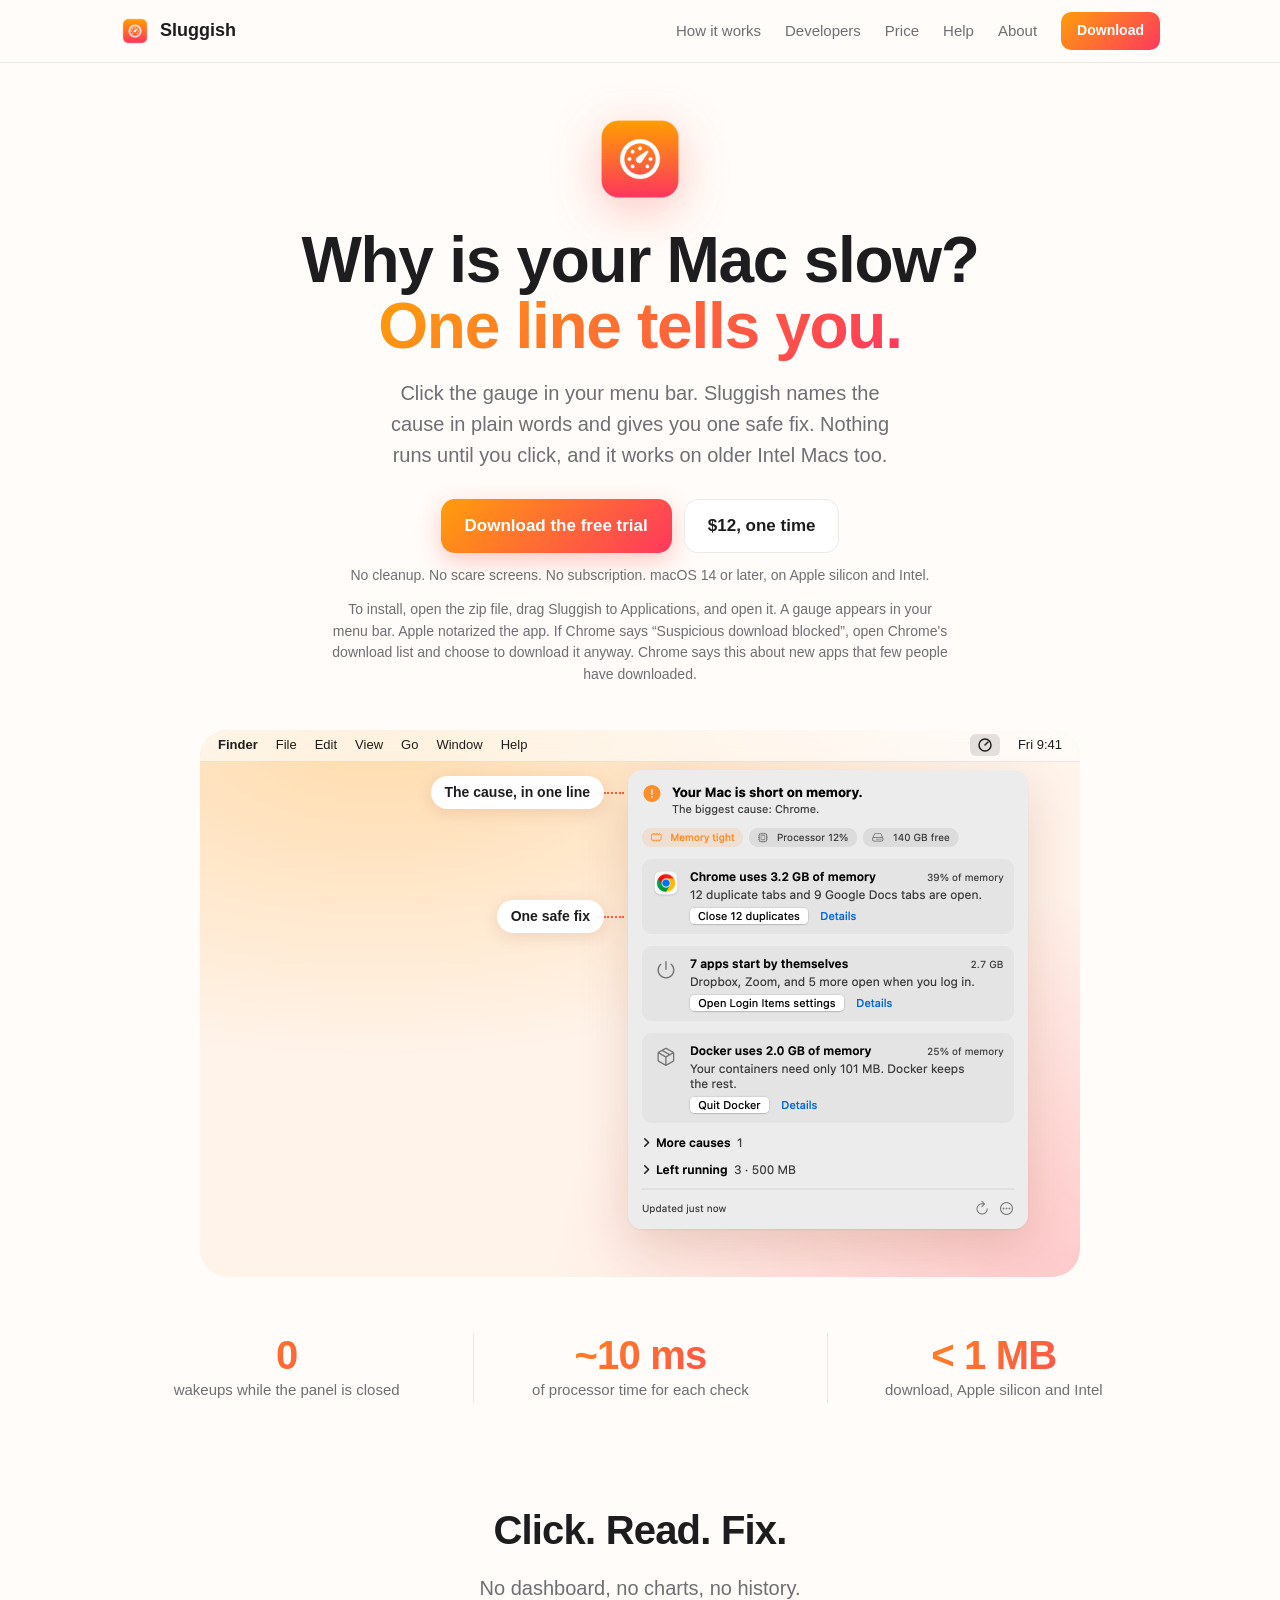
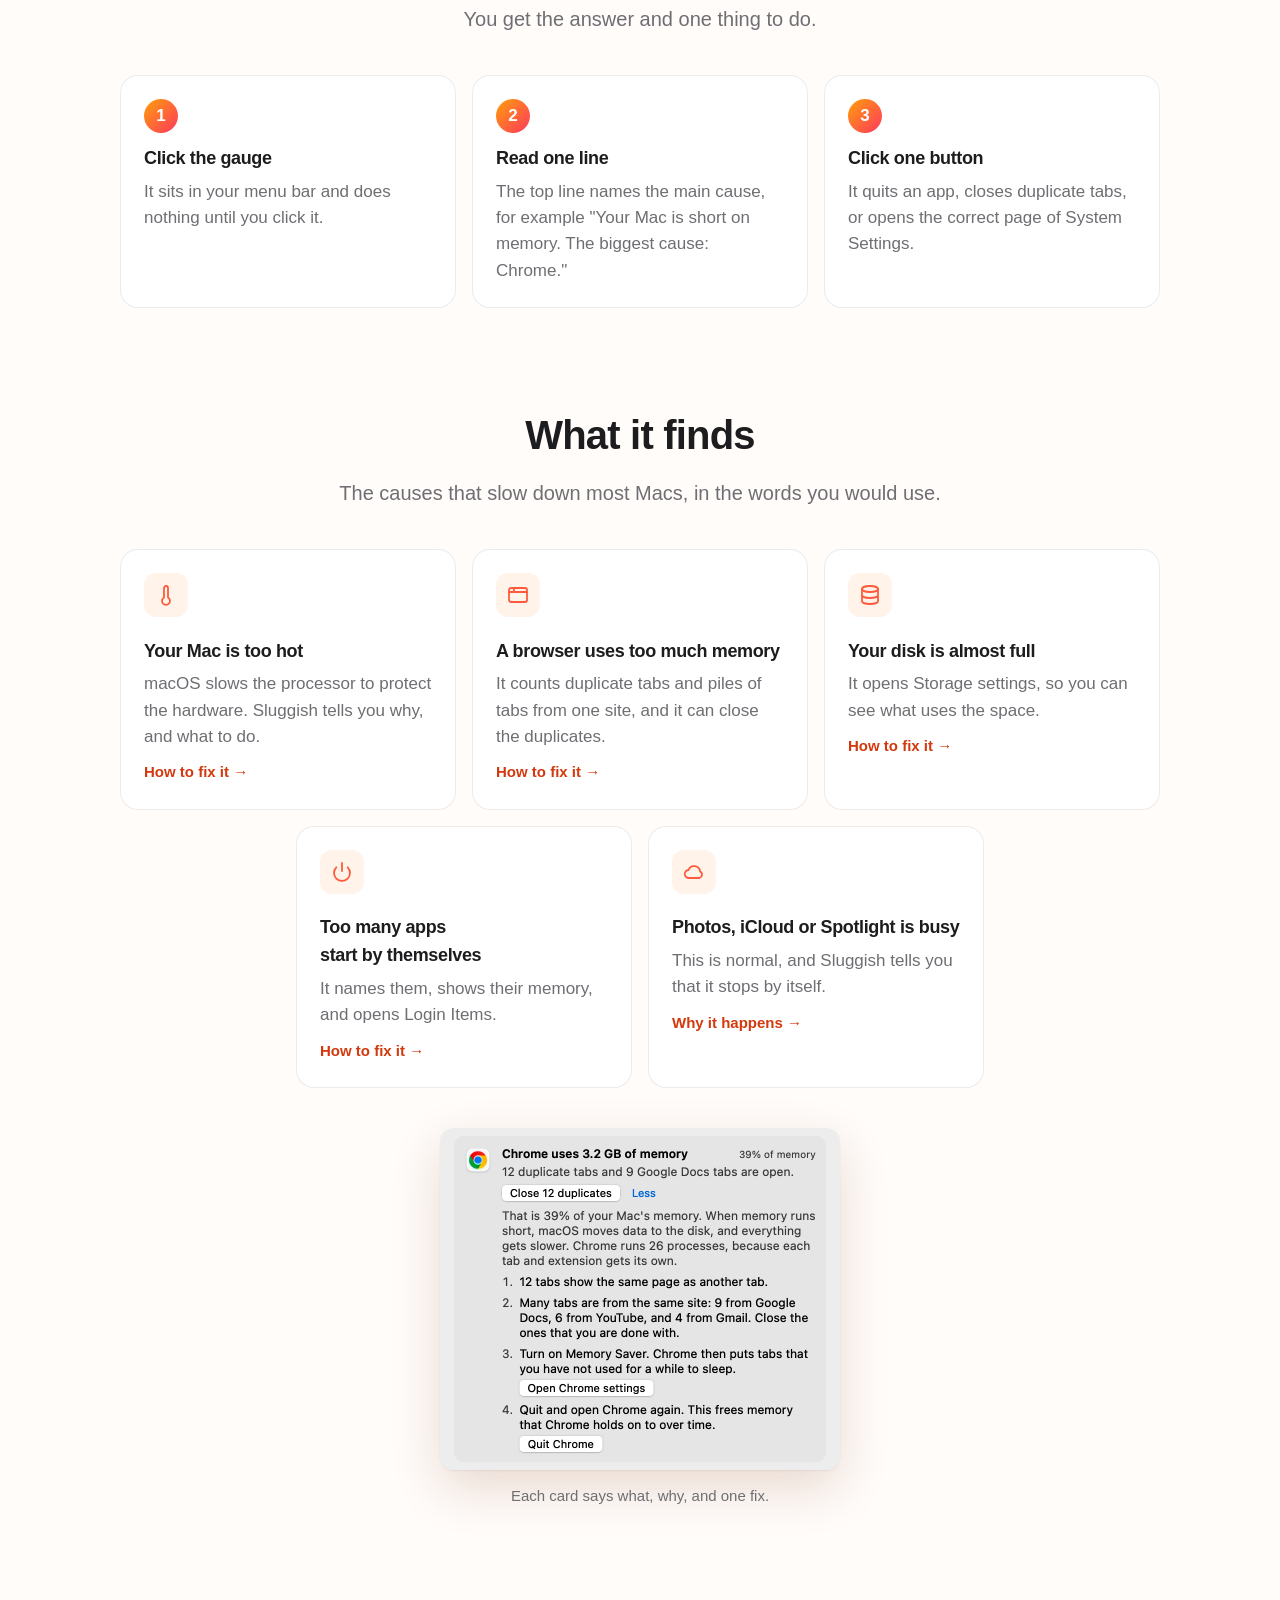
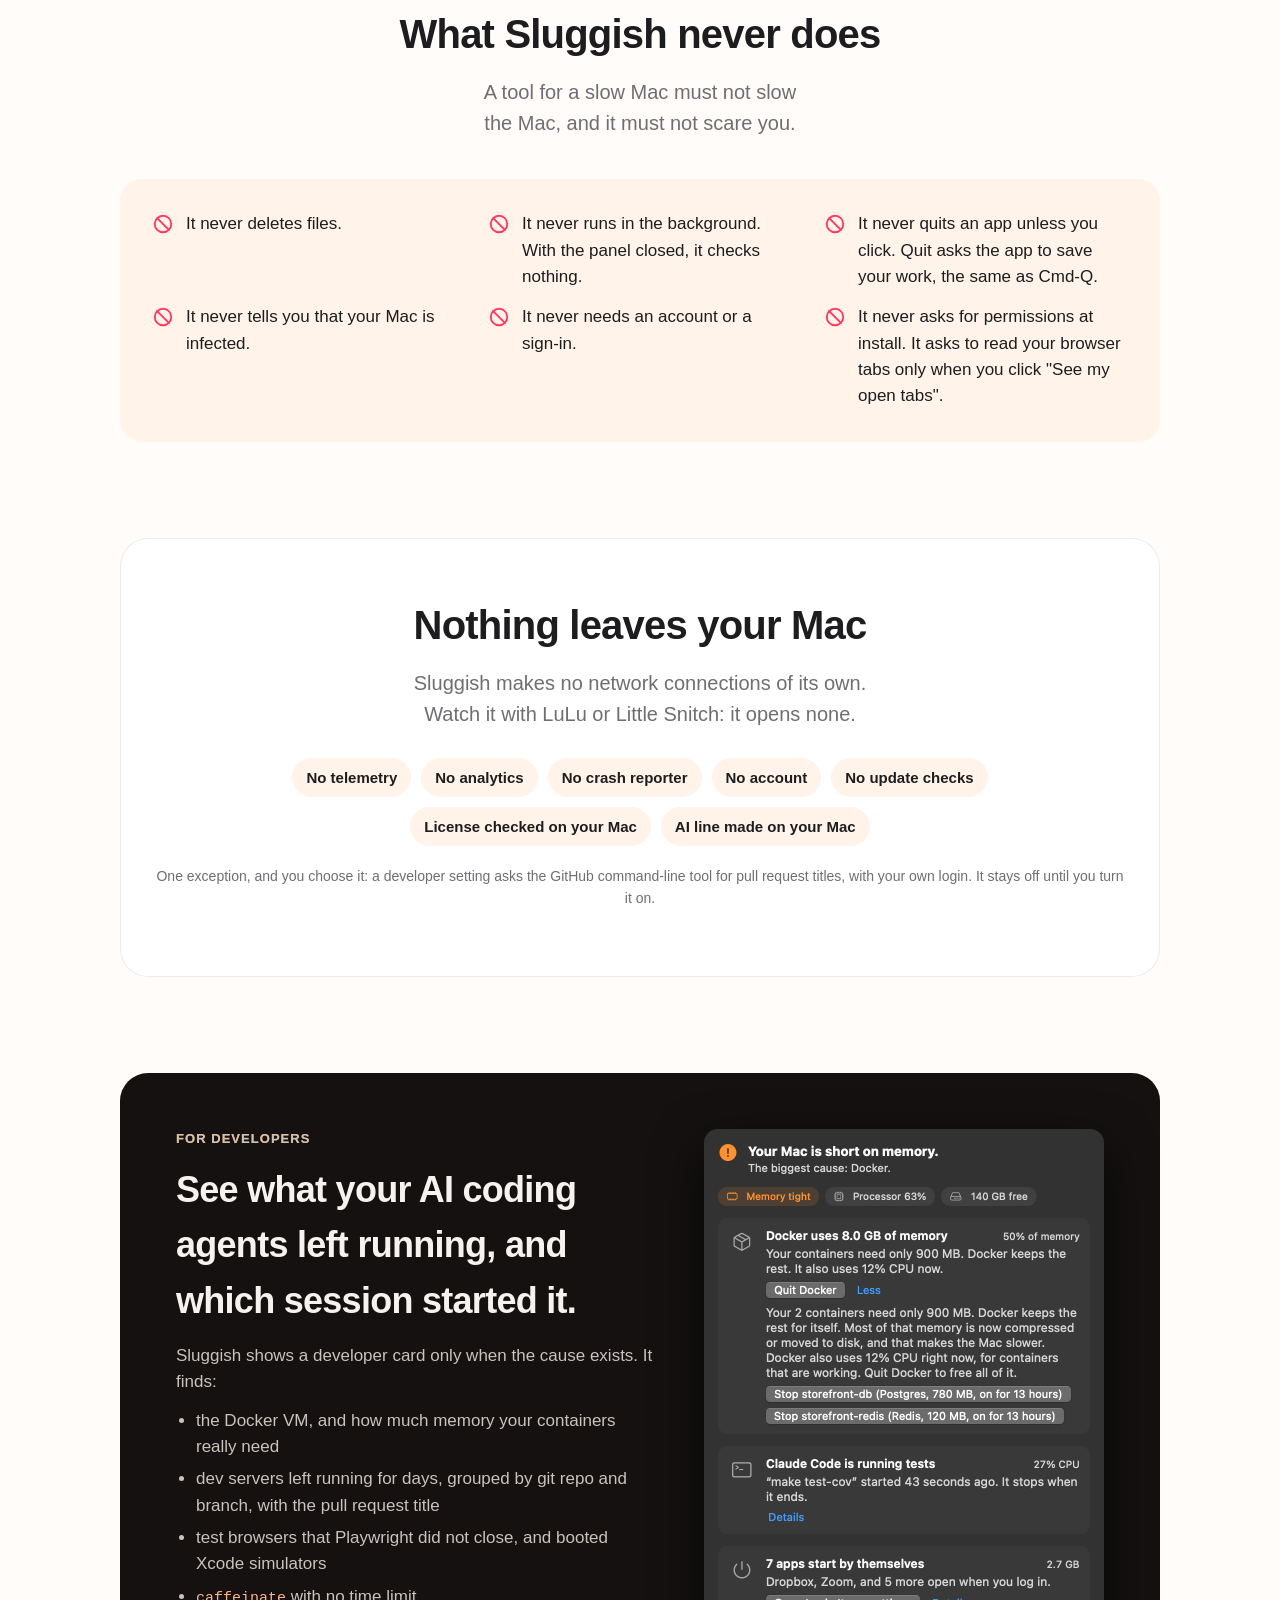
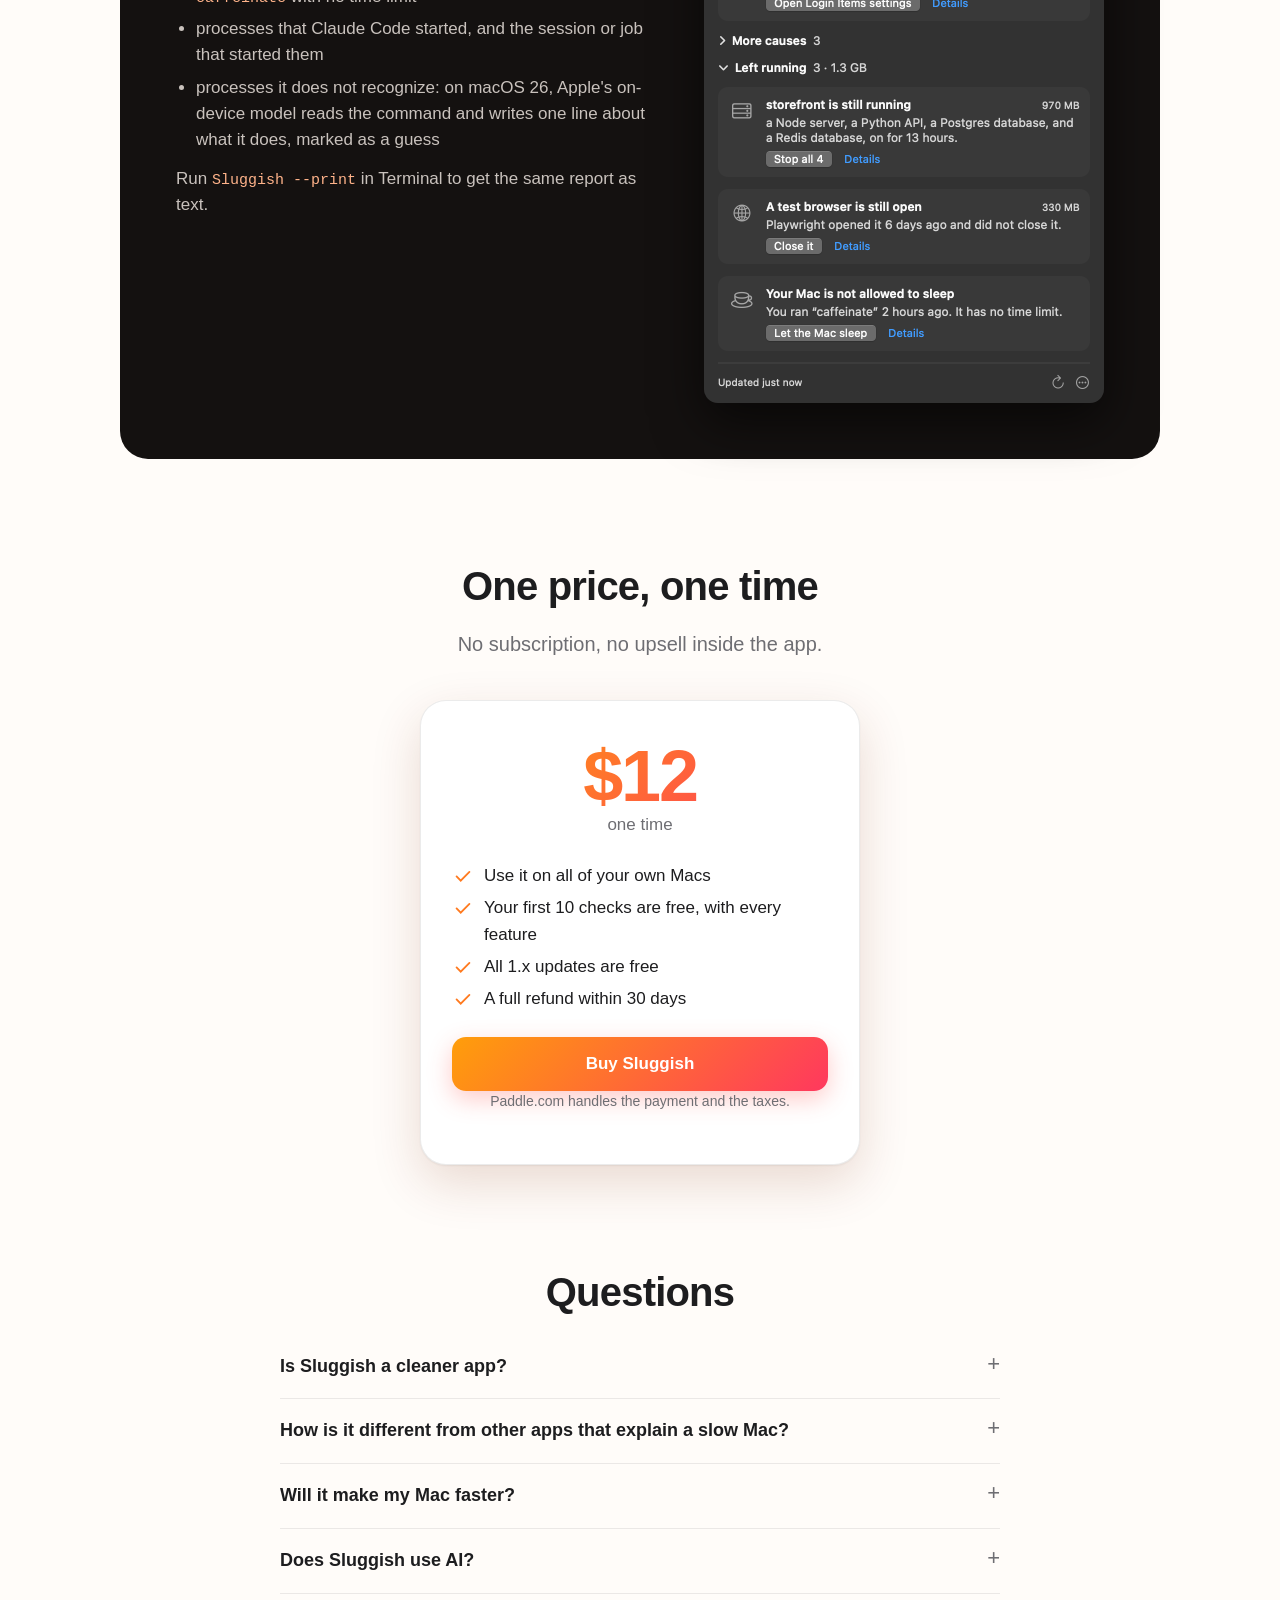
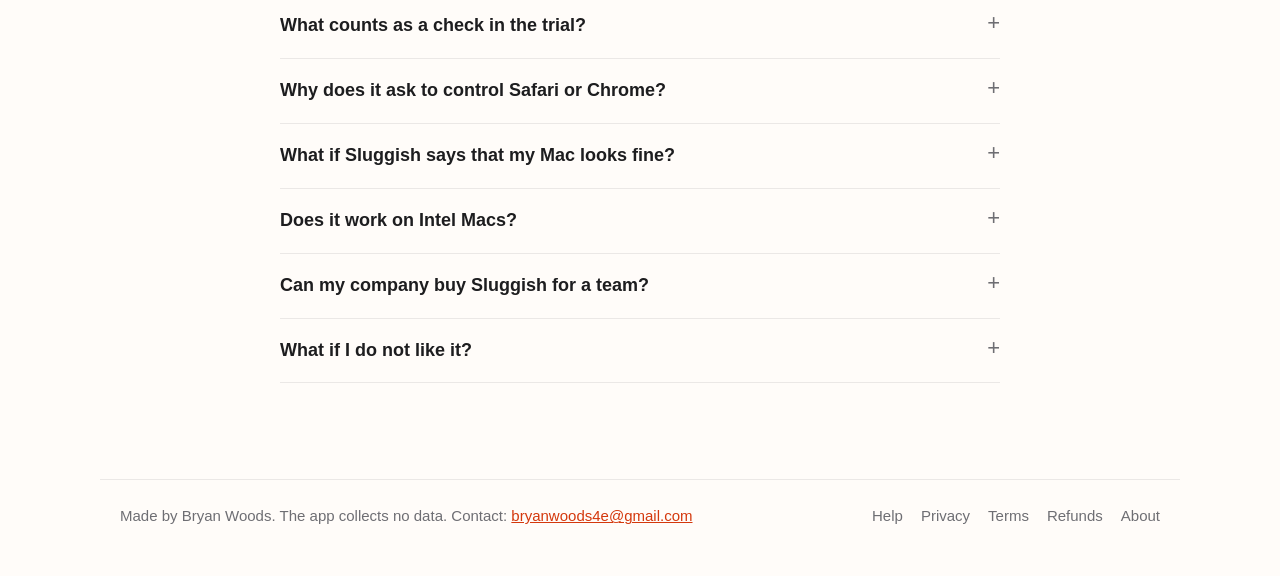
<file: site/index.html>
<!doctype html>
<html lang="en">
<head>
<meta charset="utf-8">
<meta name="viewport" content="width=device-width, initial-scale=1">
<title>Sluggish: why is your Mac slow?</title>
<meta name="description" content="Click the gauge in your menu bar. Sluggish names the cause in plain words and gives you one safe fix. Nothing runs until you click.">
<link rel="canonical" href="https://sluggishapp.com/">
<link rel="icon" href="icon.png">
<link rel="stylesheet" href="style.css">
<script src="ads.js"></script>
</head>
<body class="home">
<header class="top"><div class="wrap"><nav><a class="brand" href="./"><img src="icon.png" alt="" width="30" height="30">Sluggish</a><a href="#how">How it works</a><a href="#developers">Developers</a><a href="#price">Price</a><a href="help/">Help</a><a href="about/">About</a><a class="button small" href="download/Sluggish.zip">Download</a></nav></div></header>
<main>

<section class="wrap hero">
<img class="icon" src="icon.png" alt="">
<h1>Why is your Mac slow?<br><span class="grad">One line tells you.</span></h1>
<p class="lede">Click the gauge in your menu bar. Sluggish names the cause in plain words and gives you one safe fix. Nothing runs until you click, and it works on older Intel Macs too.</p>
<div class="buttons"><a class="button" href="download/Sluggish.zip">Download the free trial</a><a class="button quiet" href="#price">$12, one time</a></div>
<p class="fine">No cleanup. No scare screens. No subscription. macOS 14 or later, on Apple silicon and Intel.</p>
<p class="fine">To install, open the zip file, drag Sluggish to Applications, and open it. A gauge appears in your menu bar. Apple notarized the app. If Chrome says “Suspicious download blocked”, open Chrome's download list and choose to download it anyway. Chrome says this about new apps that few people have downloaded.</p>
<div class="stage">
<div class="menubar"><span class="menus"><b>Finder</b><span>File</span><span>Edit</span><span>View</span><span>Go</span><span>Window</span><span>Help</span></span><span class="gauge"><svg viewBox="0 0 24 24" fill="none" stroke="currentColor" stroke-width="2.2" stroke-linecap="round"><circle cx="12" cy="12" r="9"/><path d="M12 12l4.5-4.5"/></svg></span><span>Fri 9:41</span></div>
<span class="callout c1">The cause, in one line</span><span class="callout c2">One safe fix</span>
<picture><source srcset="shots/hero-dark.png" media="(prefers-color-scheme: dark)"><img class="panel" src="shots/hero.png" width="400" alt="The Sluggish panel: Your Mac is short on memory. The biggest cause: Chrome. One button closes 12 duplicate tabs."></picture>
</div>
<div class="stats">
<div><b class="grad">0</b><span>wakeups while the panel is closed</span></div>
<div><b class="grad">~10 ms</b><span>of processor time for each check</span></div>
<div><b class="grad">&lt; 1 MB</b><span>download, Apple silicon and Intel</span></div>
</div>
</section>

<section class="wrap section" id="how">
<h2>Click. Read. Fix.</h2>
<p class="lede">No dashboard, no charts, no history. You get the answer and one thing to do.</p>
<div class="cards">
<div class="card"><span class="step">1</span><h3>Click the gauge</h3><p>It sits in your menu bar and does nothing until you click it.</p></div>
<div class="card"><span class="step">2</span><h3>Read one line</h3><p>The top line names the main cause, for example "Your Mac is short on memory. The biggest cause: Chrome."</p></div>
<div class="card"><span class="step">3</span><h3>Click one button</h3><p>It quits an app, closes duplicate tabs, or opens the correct page of System Settings.</p></div>
</div>
</section>

<section class="wrap section">
<h2>What it finds</h2>
<p class="lede">The causes that slow down most Macs, in the words you would use.</p>
<div class="cards five">
<div class="card"><svg viewBox="0 0 24 24"><path d="M10 14.5V5a2 2 0 1 1 4 0v9.5a4 4 0 1 1-4 0Z"/></svg><h3>Your Mac is too hot</h3><p>macOS slows the processor to protect the hardware. Sluggish tells you why, and what to do.</p><a class="more" href="help/mac-too-hot/">How to fix it →</a></div>
<div class="card"><svg viewBox="0 0 24 24"><rect x="3" y="5" width="18" height="14" rx="2"/><path d="M3 9h18M8 5v4"/></svg><h3>A browser uses too much memory</h3><p>It counts duplicate tabs and piles of tabs from one site, and it can close the duplicates.</p><a class="more" href="help/chrome-using-too-much-memory/">How to fix it →</a></div>
<div class="card"><svg viewBox="0 0 24 24"><ellipse cx="12" cy="6" rx="8" ry="3"/><path d="M4 6v12c0 1.7 3.6 3 8 3s8-1.3 8-3V6M4 12c0 1.7 3.6 3 8 3s8-1.3 8-3"/></svg><h3>Your disk is almost full</h3><p>It opens Storage settings, so you can see what uses the space.</p><a class="more" href="help/mac-storage-full/">How to fix it →</a></div>
<div class="card"><svg viewBox="0 0 24 24"><path d="M12 3v8M6.3 7.3a8 8 0 1 0 11.4 0"/></svg><h3>Too many apps start by themselves</h3><p>It names them, shows their memory, and opens Login Items.</p><a class="more" href="help/mac-slow-startup-login-items/">How to fix it →</a></div>
<div class="card"><svg viewBox="0 0 24 24"><path d="M7 18a4 4 0 0 1-.5-8 6 6 0 0 1 11.6 1.5A3.5 3.5 0 0 1 17.5 18Z"/></svg><h3>Photos, iCloud or Spotlight is busy</h3><p>This is normal, and Sluggish tells you that it stops by itself.</p><a class="more" href="help/photos-icloud-spotlight-busy/">Why it happens →</a></div>
</div>
<figure><picture><source srcset="shots/details-dark.png" media="(prefers-color-scheme: dark)"><img src="shots/details.png" width="400" alt="A Sluggish card with its details open"></picture><figcaption>Each card says what, why, and one fix.</figcaption></figure>
</section>

<section class="wrap section">
<h2>What Sluggish never does</h2>
<p class="lede">A tool for a slow Mac must not slow the Mac, and it must not scare you.</p>
<ul class="nevers">
<li>It never deletes files.</li>
<li>It never runs in the background. With the panel closed, it checks nothing.</li>
<li>It never quits an app unless you click. Quit asks the app to save your work, the same as Cmd-Q.</li>
<li>It never tells you that your Mac is infected.</li>
<li>It never needs an account or a sign-in.</li>
<li>It never asks for permissions at install. It asks to read your browser tabs only when you click "See my open tabs".</li>
</ul>
</section>

<section class="wrap section">
<div class="local">
<h2>Nothing leaves your Mac</h2>
<p class="lede">Sluggish makes no network connections of its own. Watch it with LuLu or Little Snitch: it opens none.</p>
<ul class="chips"><li>No telemetry</li><li>No analytics</li><li>No crash reporter</li><li>No account</li><li>No update checks</li><li>License checked on your Mac</li><li>AI line made on your Mac</li></ul>
<p class="fine">One exception, and you choose it: a developer setting asks the GitHub command-line tool for pull request titles, with your own login. It stays off until you turn it on.</p>
</div>
</section>

<section class="wrap section" id="developers">
<div class="dev">
<div>
<p class="kicker grad">For developers</p>
<h2>See what your AI coding agents left running, and which session started it.</h2>
<p>Sluggish shows a developer card only when the cause exists. It finds:</p>
<ul>
<li>the Docker VM, and how much memory your containers really need</li>
<li>dev servers left running for days, grouped by git repo and branch, with the pull request title</li>
<li>test browsers that Playwright did not close, and booted Xcode simulators</li>
<li><code>caffeinate</code> with no time limit</li>
<li>processes that Claude Code started, and the session or job that started them</li>
<li>processes it does not recognize: on macOS 26, Apple's on-device model reads the command and writes one line about what it does, marked as a guess</li>
</ul>
<p>Run <code>Sluggish --print</code> in Terminal to get the same report as text.</p>
</div>
<img src="shots/developer-dark.png" width="400" alt="Sluggish explains that Docker keeps 8 GB for containers that need 900 MB, and lists a dev server, a test browser and caffeinate under Left running.">
</div>
</section>

<section class="wrap section" id="price">
<h2>One price, one time</h2>
<p class="lede">No subscription, no upsell inside the app.</p>
<div class="price">
<b class="grad">$12</b><span class="sub">one time</span>
<ul class="checks">
<li>Use it on all of your own Macs</li>
<li>Your first 10 checks are free, with every feature</li>
<li>All 1.x updates are free</li>
<li>A full refund within 30 days</li>
</ul>
<a class="button" href="buy/">Buy Sluggish</a>
<p class="fine">Paddle.com handles the payment and the taxes.</p>
</div>
</section>

<section class="wrap section">
<h2>Questions</h2>
<div class="faq">
<details><summary>Is Sluggish a cleaner app?</summary><p>No. It does not delete files or clear caches. It tells you why your Mac is slow, and you choose what to do.</p></details>
<details><summary>How is it different from other apps that explain a slow Mac?</summary><p>Sluggish runs nothing in the background. It never deletes or moves files. It works on Intel Macs with macOS 14. It has no charts and no history. You get the answer and one fix.</p></details>
<details><summary>Will it make my Mac faster?</summary><p>Sluggish does not change your Mac by itself. It shows the cause and one fix. The fix removes the cause that Sluggish found.</p></details>
<details><summary>Does Sluggish use AI?</summary><p>Only for one line, and only on your Mac. When Sluggish finds a process that it does not recognize, Apple's on-device model writes one line about what the process does, marked as a guess. This needs macOS 26 with Apple Intelligence on, and it runs only when you open that card's details. Nothing leaves your Mac. Every other word in the panel comes from fixed rules, not from a model.</p></details>
<details><summary>What counts as a check in the trial?</summary><p>Each time Sluggish looks at your Mac: when you open the panel or click Check again. The top of the panel shows how many free checks are left.</p></details>
<details><summary>Why does it ask to control Safari or Chrome?</summary><p>macOS calls the permission to read tab addresses "control". Sluggish uses it to find duplicate tabs, and it closes tabs only when you click a button. Every other card works without this permission.</p></details>
<details><summary>What if Sluggish says that my Mac looks fine?</summary><p>Then it found no cause at that moment. Open it again at the next slow moment. If your Mac is still slow, write to us. Each report helps Sluggish find more causes.</p></details>
<details><summary>Does it work on Intel Macs?</summary><p>Yes. It is one app for Apple silicon and Intel Macs with macOS 14 or later.</p></details>
<details><summary>Can my company buy Sluggish for a team?</summary><p>There is no team plan yet. If your IT team gets many "my Mac is slow" tickets, <a href="mailto:bryanwoods4e@gmail.com?subject=Sluggish%20for%20a%20team">email us</a>. Tell us how many Macs you have and how you install apps, for example with Jamf or Kandji. Sluggish can already copy a short report that an employee can paste into a ticket.</p></details>
<details><summary>What if I do not like it?</summary><p>Write to us within 30 days for a full refund.</p></details>
</div>
</section>
</main>
<footer><span>Made by Bryan Woods. The app collects no data. Contact: <a href="mailto:bryanwoods4e@gmail.com">bryanwoods4e@gmail.com</a></span><nav><a href="help/">Help</a><a href="privacy/">Privacy</a><a href="terms/">Terms</a><a href="refund/">Refunds</a><a href="about/">About</a></nav></footer>
</body>
</html>
</file>
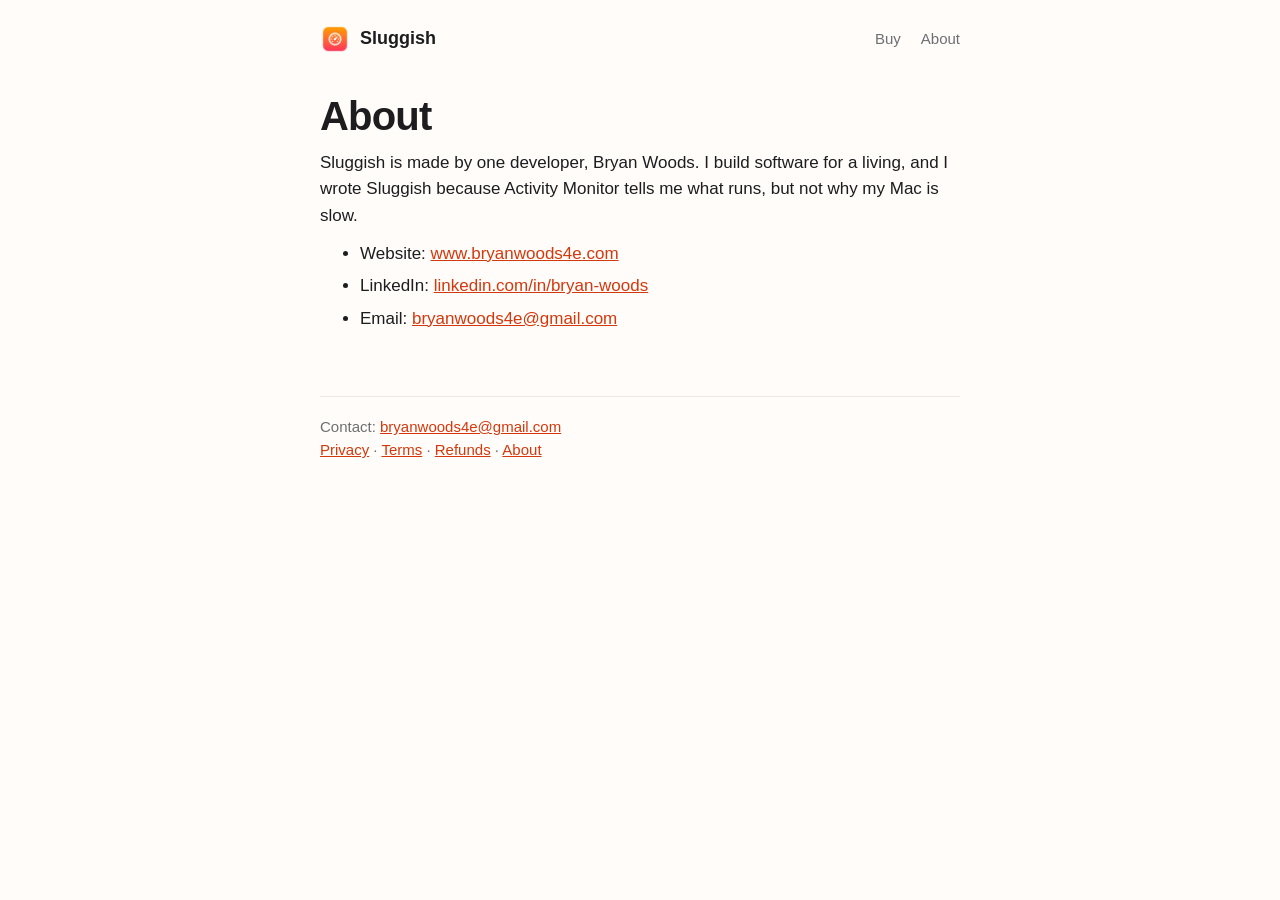
<file: site/about/index.html>
<!doctype html>
<html lang="en">
<head>
<meta charset="utf-8">
<meta name="viewport" content="width=device-width, initial-scale=1">
<title>About Sluggish</title>
<meta name="description" content="Sluggish is made by one developer.">
<link rel="icon" href="../icon.png">
<link rel="stylesheet" href="../style.css">
<script src="../ads.js"></script>
</head>
<body>
<main>
<nav><a class="brand" href="../"><img src="../icon.png" alt="" width="30" height="30">Sluggish</a><a href="../buy/">Buy</a><a href="../about/">About</a></nav>
<h1>About</h1>
<p>Sluggish is made by one developer, Bryan Woods. I build software for a living, and I wrote Sluggish because Activity Monitor tells me what runs, but not why my Mac is slow.</p>
<ul>
<li>Website: <a href="https://www.bryanwoods4e.com/">www.bryanwoods4e.com</a></li>
<li>LinkedIn: <a href="https://www.linkedin.com/in/bryan-woods/">linkedin.com/in/bryan-woods</a></li>
<li>Email: <a href="mailto:bryanwoods4e@gmail.com">bryanwoods4e@gmail.com</a></li>
</ul>
<footer>Contact: <a href="mailto:bryanwoods4e@gmail.com">bryanwoods4e@gmail.com</a><br><a href="../privacy/">Privacy</a> · <a href="../terms/">Terms</a> · <a href="../refund/">Refunds</a> · <a href="../about/">About</a></footer>
</main>
</body>
</html>
</file>
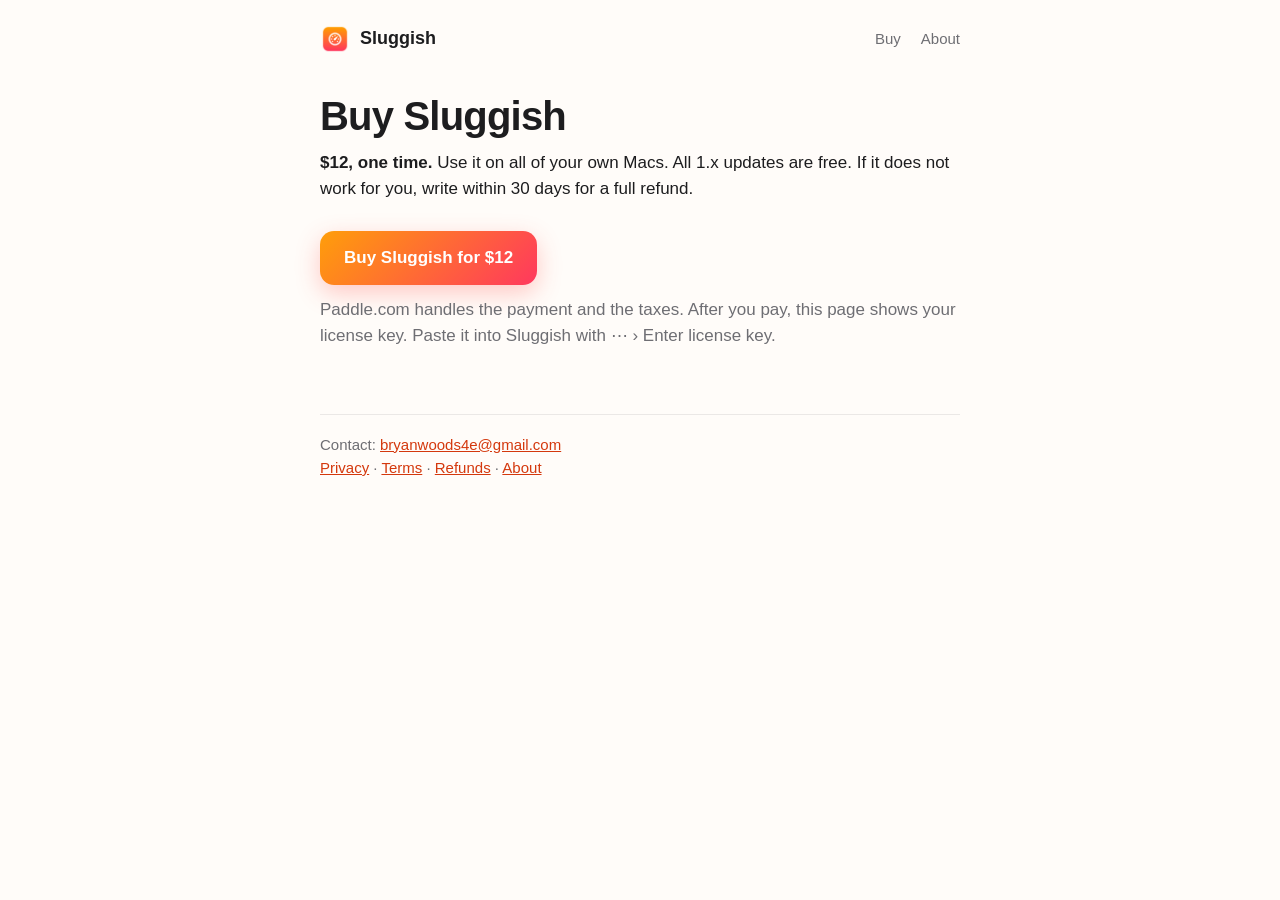
<file: site/buy/index.html>
<!doctype html>
<html lang="en">
<head>
<meta charset="utf-8">
<meta name="viewport" content="width=device-width, initial-scale=1">
<title>Buy Sluggish</title>
<meta name="description" content="Sluggish costs $12, one time, for all of your own Macs.">
<link rel="icon" href="../icon.png">
<link rel="stylesheet" href="../style.css">
<script src="../ads.js"></script>
</head>
<body>
<main>
<nav><a class="brand" href="../"><img src="../icon.png" alt="" width="30" height="30">Sluggish</a><a href="../buy/">Buy</a><a href="../about/">About</a></nav>
<h1>Buy Sluggish</h1>
<p><strong>$12, one time.</strong> Use it on all of your own Macs. All 1.x updates are free. If it does not work for you, write within 30 days for a full refund.</p>
<div class="buttons"><button class="button" id="buy" disabled>Buy Sluggish for $12</button></div>
<p class="sub">Paddle.com handles the payment and the taxes. After you pay, this page shows your license key. Paste it into Sluggish with ⋯ › Enter license key.</p>
<footer>Contact: <a href="mailto:bryanwoods4e@gmail.com">bryanwoods4e@gmail.com</a><br><a href="../privacy/">Privacy</a> · <a href="../terms/">Terms</a> · <a href="../refund/">Refunds</a> · <a href="../about/">About</a></footer>
</main>
<script>
  const token = "live_da75f7fce4f630850c44aa528bf", priceId = "pri_01m6pkx5q0qkxt8fmct69nkae5";
  if (!token.endsWith("REPLACE")) {
    const paddle = document.createElement("script");
    paddle.src = "https://cdn.paddle.com/paddle/v2/paddle.js";
    paddle.onload = () => {
      Paddle.Initialize({
        token,
        eventCallback(event) {
          if (event.name !== "checkout.completed") return;
          const txn = event.data.transaction_id, go = () => location.href = "https://license.sluggishapp.com/license?txn=" + txn;
          gtag("event", "conversion", { send_to: "AW-1060073178/IT_OCNCuvbMdENrdvfkD", value: 12, currency: "USD", transaction_id: txn, event_callback: go });
          setTimeout(go, 1000);
        },
      });
      const buy = document.getElementById("buy");
      buy.disabled = false;
      buy.textContent = "Buy Sluggish for $12";
      buy.onclick = () => Paddle.Checkout.open({ items: [{ priceId, quantity: 1 }] });
    };
    document.body.append(paddle);
  }
</script>
</body>
</html>
</file>
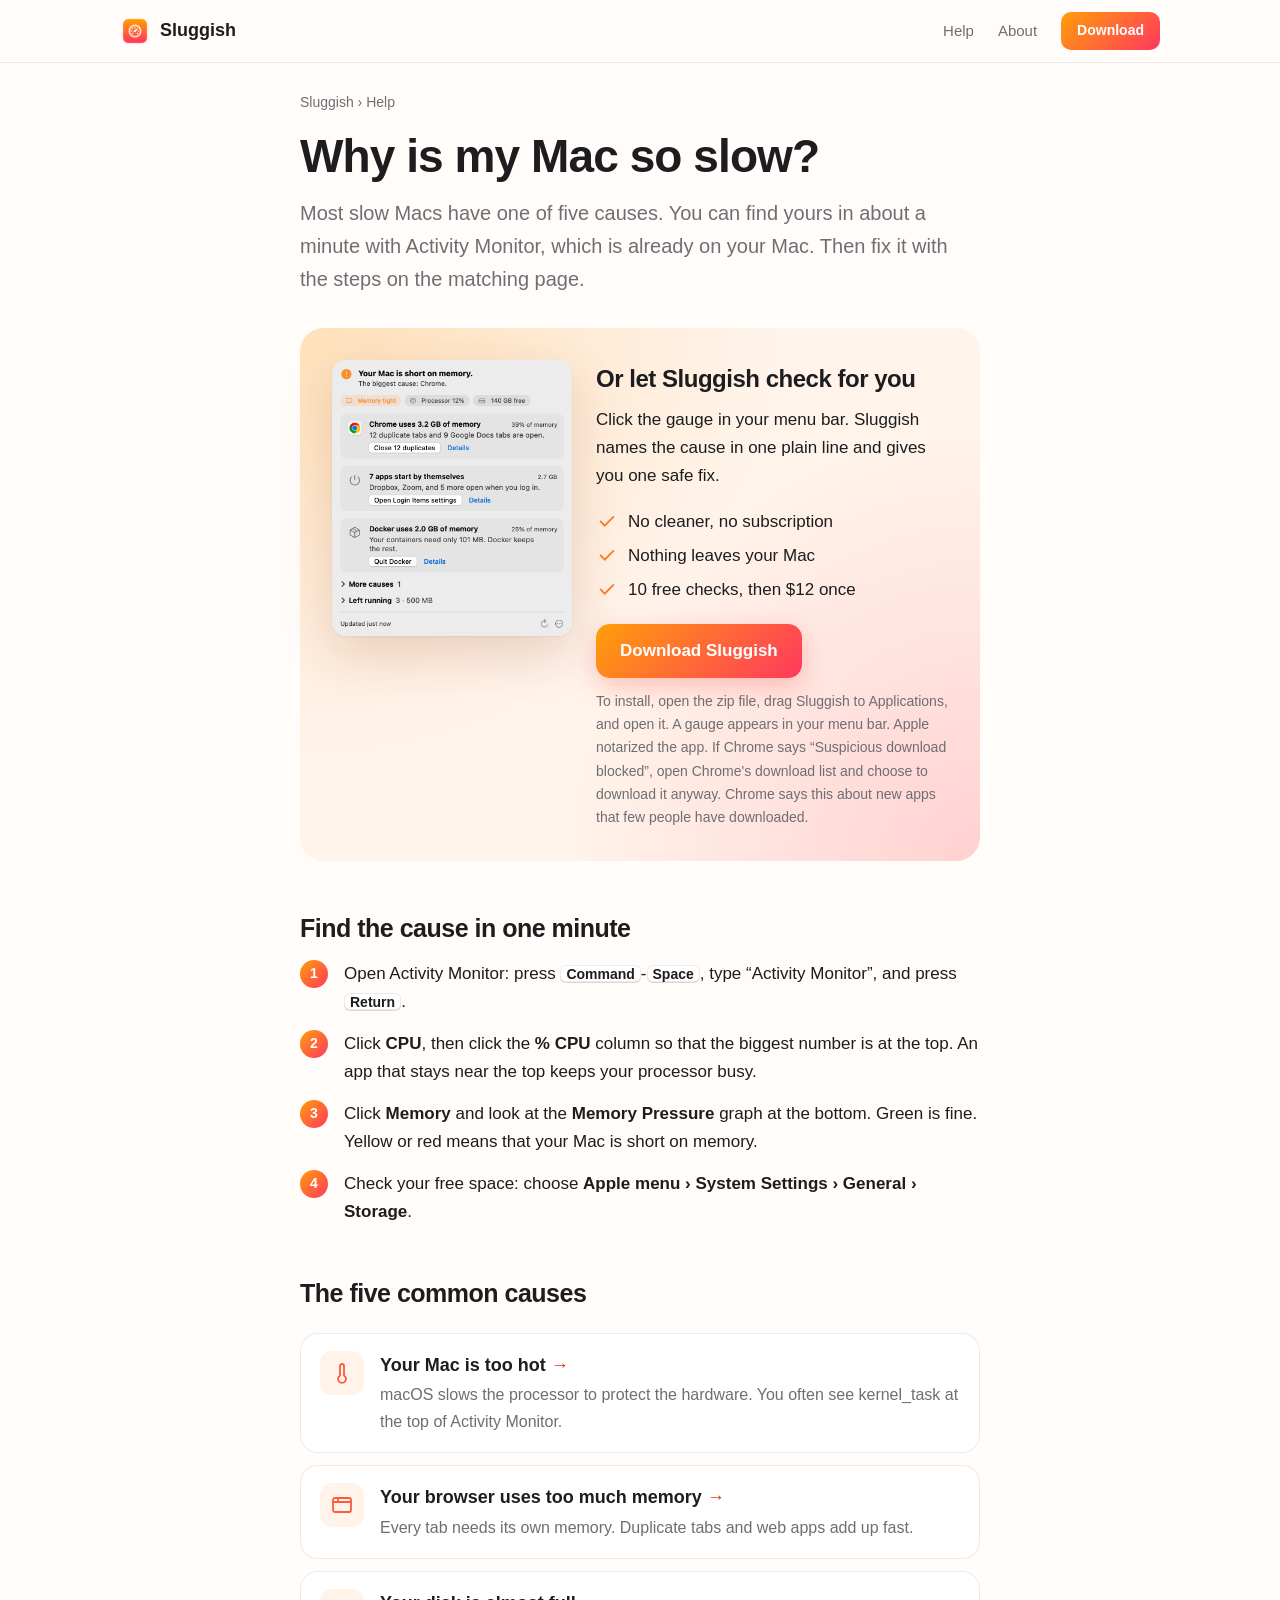
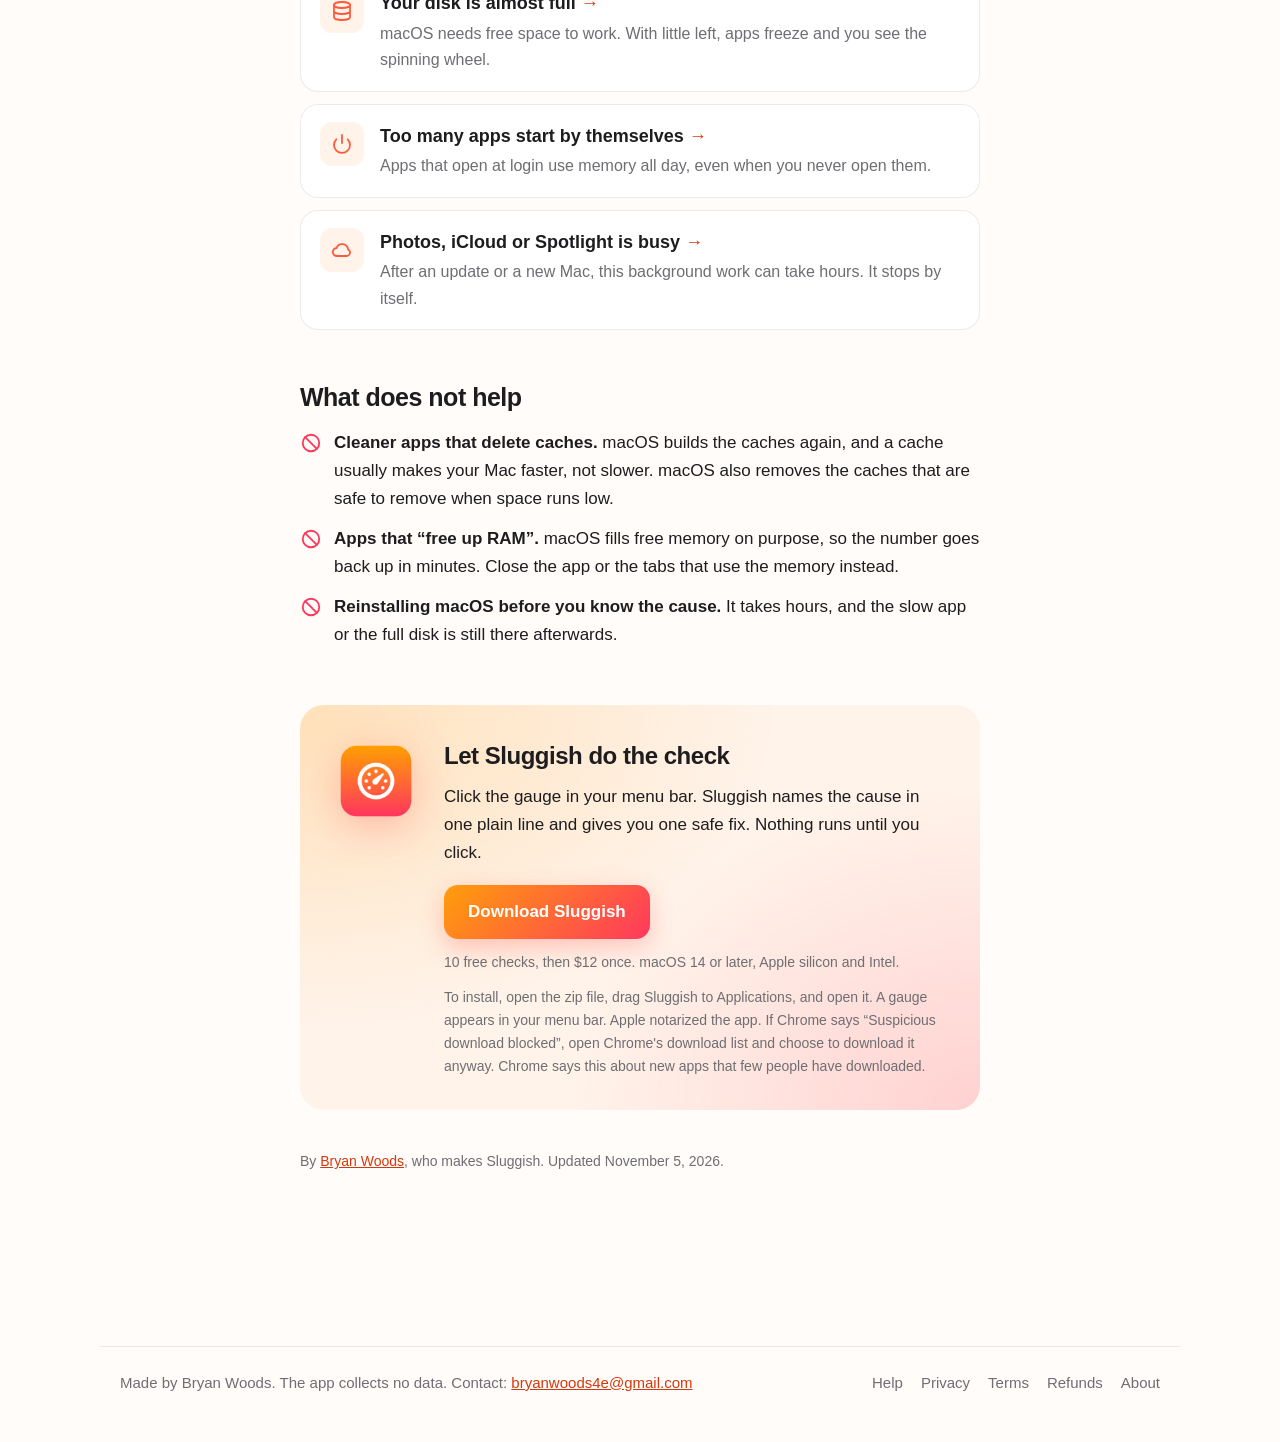
<file: site/help/index.html>
<!doctype html>
<html lang="en">
<head>
<meta charset="utf-8">
<meta name="viewport" content="width=device-width, initial-scale=1">
<title>Why Is My Mac So Slow? 5 Causes and How to Fix Each</title>
<meta name="description" content="Most slow Macs have one of five causes: heat, browser memory, a full disk, login items, or Photos, iCloud and Spotlight. Find yours in a minute.">
<link rel="canonical" href="https://sluggishapp.com/help/">
<meta property="og:type" content="website">
<meta property="og:title" content="Why is my Mac so slow? 5 causes and how to fix each">
<meta property="og:description" content="Find the cause of a slow Mac in about a minute, and fix it without a cleaner app.">
<meta property="og:url" content="https://sluggishapp.com/help/">
<meta property="og:image" content="https://sluggishapp.com/shots/hero.png">
<link rel="icon" href="../icon.png">
<link rel="stylesheet" href="../style.css">
<script src="../ads.js"></script>
<script type="application/ld+json">{"@context":"https://schema.org","@type":"CollectionPage","name":"Why is my Mac so slow?","url":"https://sluggishapp.com/help/","publisher":{"@type":"Organization","name":"Sluggish","url":"https://sluggishapp.com/","logo":"https://sluggishapp.com/icon.png"}}</script>
</head>
<body class="help">
<header class="top"><div class="wrap"><nav><a class="brand" href="../"><img src="../icon.png" alt="" width="30" height="30">Sluggish</a><a href="./">Help</a><a href="../about/">About</a><a class="button small" href="../download/Sluggish.zip">Download</a></nav></div></header>
<main>
<p class="crumbs"><a href="../">Sluggish</a> › Help</p>
<h1>Why is my Mac so slow?</h1>
<p class="lede">Most slow Macs have one of five causes. You can find yours in about a minute with Activity Monitor, which is already on your Mac. Then fix it with the steps on the matching page.</p>

<section class="cta app">
<picture><source srcset="../shots/hero-dark.png" media="(prefers-color-scheme: dark)"><img src="../shots/hero.png" width="240" alt="The Sluggish panel: Your Mac is short on memory. The biggest cause: Chrome."></picture>
<div>
<h2>Or let Sluggish check for you</h2>
<p>Click the gauge in your menu bar. Sluggish names the cause in one plain line and gives you one safe fix.</p>
<ul class="checks"><li>No cleaner, no subscription</li><li>Nothing leaves your Mac</li><li>10 free checks, then $12 once</li></ul>
<a class="button" href="../download/Sluggish.zip">Download Sluggish</a>
<p class="fine">To install, open the zip file, drag Sluggish to Applications, and open it. A gauge appears in your menu bar. Apple notarized the app. If Chrome says “Suspicious download blocked”, open Chrome's download list and choose to download it anyway. Chrome says this about new apps that few people have downloaded.</p>
</div>
</section>

<h2>Find the cause in one minute</h2>
<ol class="steps">
<li>Open Activity Monitor: press <kbd>Command</kbd>-<kbd>Space</kbd>, type “Activity Monitor”, and press <kbd>Return</kbd>.</li>
<li>Click <b>CPU</b>, then click the <b>% CPU</b> column so that the biggest number is at the top. An app that stays near the top keeps your processor busy.</li>
<li>Click <b>Memory</b> and look at the <b>Memory Pressure</b> graph at the bottom. Green is fine. Yellow or red means that your Mac is short on memory.</li>
<li>Check your free space: choose <span class="path">Apple menu › System Settings › General › Storage</span>.</li>
</ol>

<h2>The five common causes</h2>
<ul class="causes">
<li><a href="mac-too-hot/"><svg viewBox="0 0 24 24"><path d="M10 14.5V5a2 2 0 1 1 4 0v9.5a4 4 0 1 1-4 0Z"/></svg><b>Your Mac is too hot</b><span>macOS slows the processor to protect the hardware. You often see kernel_task at the top of Activity Monitor.</span></a></li>
<li><a href="chrome-using-too-much-memory/"><svg viewBox="0 0 24 24"><rect x="3" y="5" width="18" height="14" rx="2"/><path d="M3 9h18M8 5v4"/></svg><b>Your browser uses too much memory</b><span>Every tab needs its own memory. Duplicate tabs and web apps add up fast.</span></a></li>
<li><a href="mac-storage-full/"><svg viewBox="0 0 24 24"><ellipse cx="12" cy="6" rx="8" ry="3"/><path d="M4 6v12c0 1.7 3.6 3 8 3s8-1.3 8-3V6M4 12c0 1.7 3.6 3 8 3s8-1.3 8-3"/></svg><b>Your disk is almost full</b><span>macOS needs free space to work. With little left, apps freeze and you see the spinning wheel.</span></a></li>
<li><a href="mac-slow-startup-login-items/"><svg viewBox="0 0 24 24"><path d="M12 3v8M6.3 7.3a8 8 0 1 0 11.4 0"/></svg><b>Too many apps start by themselves</b><span>Apps that open at login use memory all day, even when you never open them.</span></a></li>
<li><a href="photos-icloud-spotlight-busy/"><svg viewBox="0 0 24 24"><path d="M7 18a4 4 0 0 1-.5-8 6 6 0 0 1 11.6 1.5A3.5 3.5 0 0 1 17.5 18Z"/></svg><b>Photos, iCloud or Spotlight is busy</b><span>After an update or a new Mac, this background work can take hours. It stops by itself.</span></a></li>
</ul>

<h2>What does not help</h2>
<ul class="nots">
<li><b>Cleaner apps that delete caches.</b> macOS builds the caches again, and a cache usually makes your Mac faster, not slower. macOS also removes the caches that are safe to remove when space runs low.</li>
<li><b>Apps that “free up RAM”.</b> macOS fills free memory on purpose, so the number goes back up in minutes. Close the app or the tabs that use the memory instead.</li>
<li><b>Reinstalling macOS before you know the cause.</b> It takes hours, and the slow app or the full disk is still there afterwards.</li>
</ul>

<section class="cta">
<img src="../icon.png" alt="" width="88" height="88">
<div>
<h2>Let Sluggish do the check</h2>
<p>Click the gauge in your menu bar. Sluggish names the cause in one plain line and gives you one safe fix. Nothing runs until you click.</p>
<a class="button" href="../download/Sluggish.zip">Download Sluggish</a>
<p class="fine">10 free checks, then $12 once. macOS 14 or later, Apple silicon and Intel.</p>
<p class="fine">To install, open the zip file, drag Sluggish to Applications, and open it. A gauge appears in your menu bar. Apple notarized the app. If Chrome says “Suspicious download blocked”, open Chrome's download list and choose to download it anyway. Chrome says this about new apps that few people have downloaded.</p>
</div>
</section>

<p class="byline">By <a href="../about/">Bryan Woods</a>, who makes Sluggish. Updated November 5, 2026.</p>
</main>
<footer><span>Made by Bryan Woods. The app collects no data. Contact: <a href="mailto:bryanwoods4e@gmail.com">bryanwoods4e@gmail.com</a></span><nav><a href="./">Help</a><a href="../privacy/">Privacy</a><a href="../terms/">Terms</a><a href="../refund/">Refunds</a><a href="../about/">About</a></nav></footer>
</body>
</html>
</file>
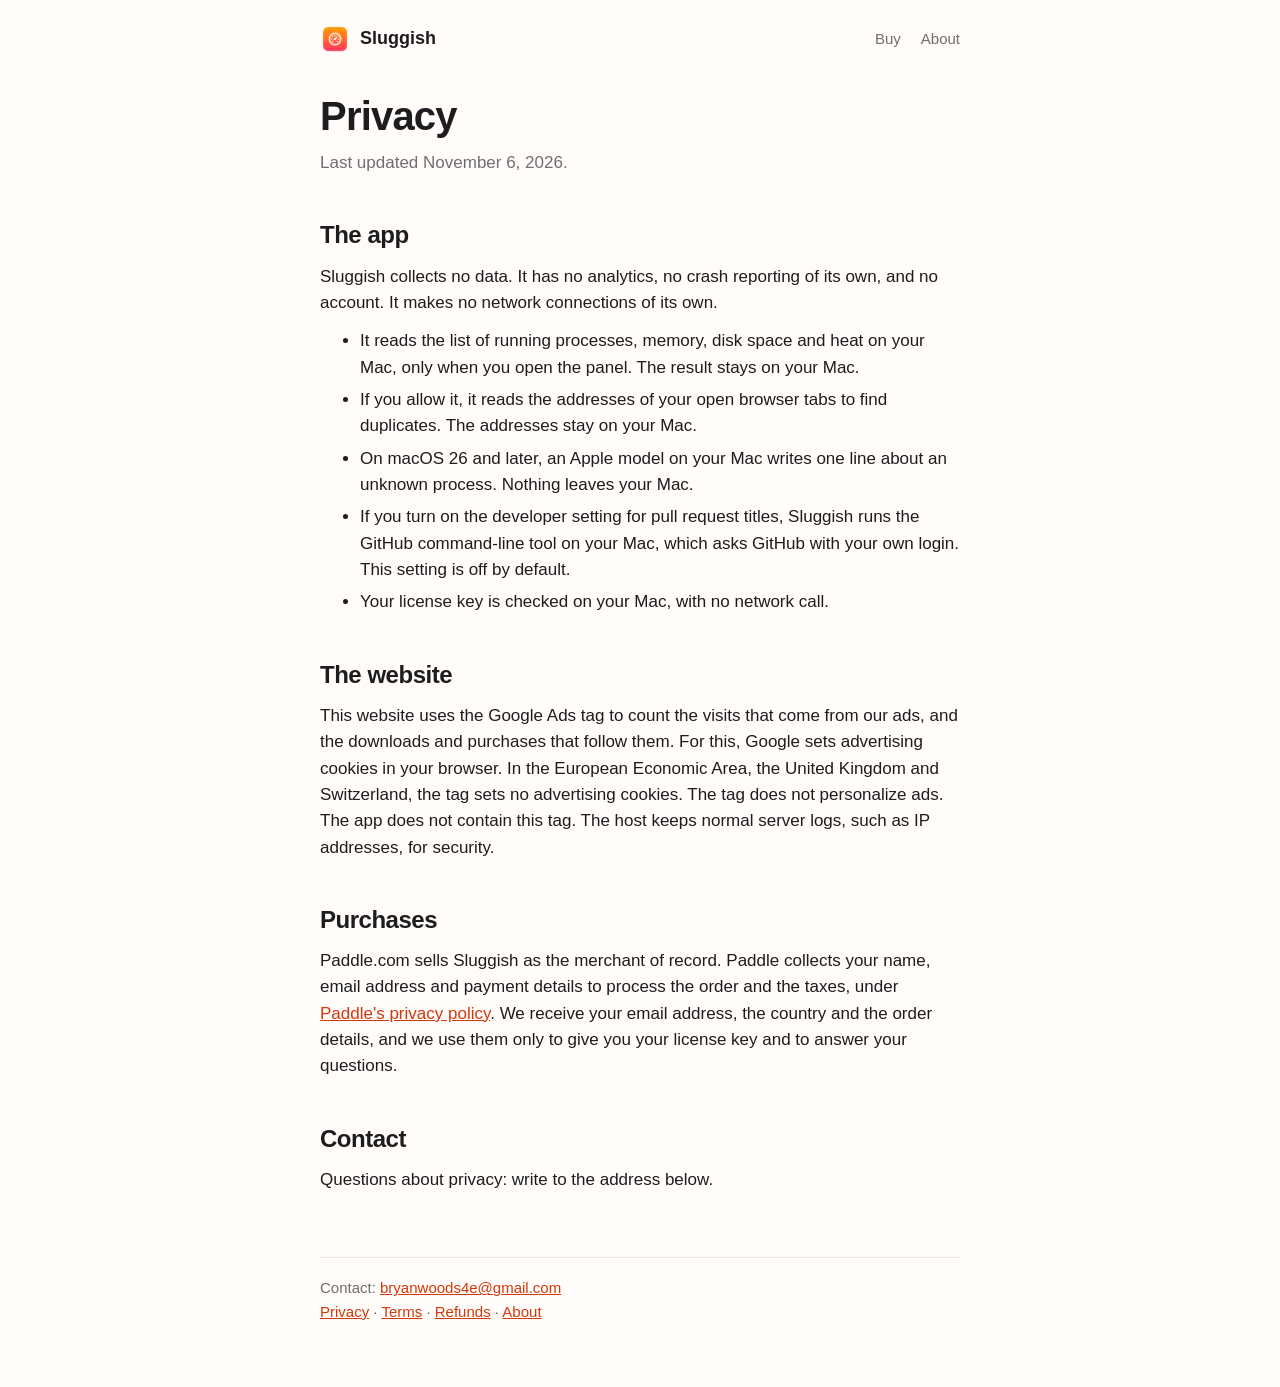
<file: site/privacy/index.html>
<!doctype html>
<html lang="en">
<head>
<meta charset="utf-8">
<meta name="viewport" content="width=device-width, initial-scale=1">
<title>Sluggish Privacy</title>
<meta name="description" content="Sluggish collects no data. This page explains what the app, the website and the payment provider do.">
<link rel="icon" href="../icon.png">
<link rel="stylesheet" href="../style.css">
<script src="../ads.js"></script>
</head>
<body>
<main>
<nav><a class="brand" href="../"><img src="../icon.png" alt="" width="30" height="30">Sluggish</a><a href="../buy/">Buy</a><a href="../about/">About</a></nav>
<h1>Privacy</h1>
<p class="sub">Last updated November 6, 2026.</p>
<h2>The app</h2>
<p>Sluggish collects no data. It has no analytics, no crash reporting of its own, and no account. It makes no network connections of its own.</p>
<ul>
<li>It reads the list of running processes, memory, disk space and heat on your Mac, only when you open the panel. The result stays on your Mac.</li>
<li>If you allow it, it reads the addresses of your open browser tabs to find duplicates. The addresses stay on your Mac.</li>
<li>On macOS 26 and later, an Apple model on your Mac writes one line about an unknown process. Nothing leaves your Mac.</li>
<li>If you turn on the developer setting for pull request titles, Sluggish runs the GitHub command-line tool on your Mac, which asks GitHub with your own login. This setting is off by default.</li>
<li>Your license key is checked on your Mac, with no network call.</li>
</ul>
<h2>The website</h2>
<p>This website uses the Google Ads tag to count the visits that come from our ads, and the downloads and purchases that follow them. For this, Google sets advertising cookies in your browser. In the European Economic Area, the United Kingdom and Switzerland, the tag sets no advertising cookies. The tag does not personalize ads. The app does not contain this tag. The host keeps normal server logs, such as IP addresses, for security.</p>
<h2>Purchases</h2>
<p>Paddle.com sells Sluggish as the merchant of record. Paddle collects your name, email address and payment details to process the order and the taxes, under <a href="https://www.paddle.com/legal/privacy">Paddle's privacy policy</a>. We receive your email address, the country and the order details, and we use them only to give you your license key and to answer your questions.</p>
<h2>Contact</h2>
<p>Questions about privacy: write to the address below.</p>
<footer>Contact: <a href="mailto:bryanwoods4e@gmail.com">bryanwoods4e@gmail.com</a><br><a href="../privacy/">Privacy</a> · <a href="../terms/">Terms</a> · <a href="../refund/">Refunds</a> · <a href="../about/">About</a></footer>
</main>
</body>
</html>
</file>
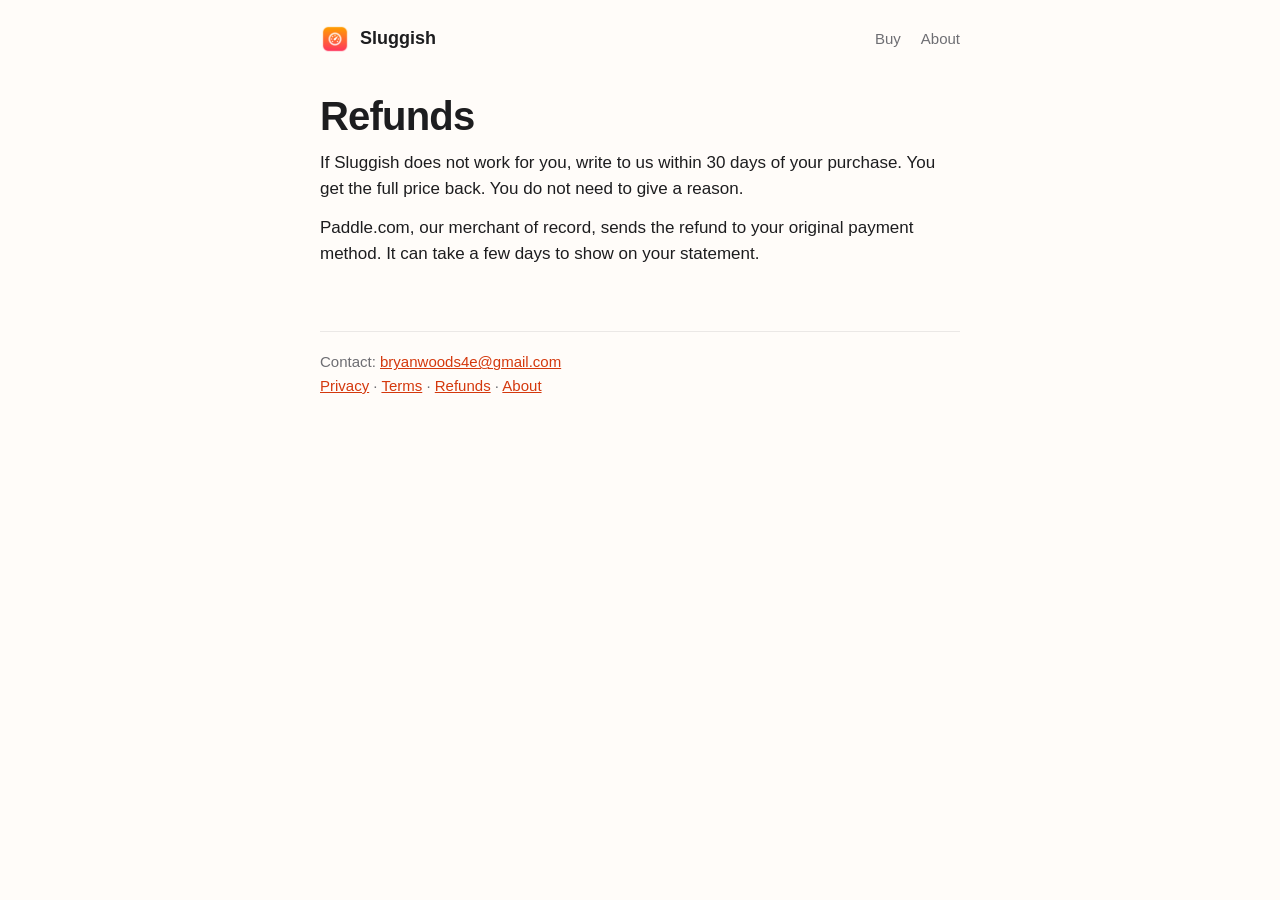
<file: site/refund/index.html>
<!doctype html>
<html lang="en">
<head>
<meta charset="utf-8">
<meta name="viewport" content="width=device-width, initial-scale=1">
<title>Sluggish Refunds</title>
<meta name="description" content="Sluggish refunds the full price within 30 days.">
<link rel="icon" href="../icon.png">
<link rel="stylesheet" href="../style.css">
<script src="../ads.js"></script>
</head>
<body>
<main>
<nav><a class="brand" href="../"><img src="../icon.png" alt="" width="30" height="30">Sluggish</a><a href="../buy/">Buy</a><a href="../about/">About</a></nav>
<h1>Refunds</h1>
<p>If Sluggish does not work for you, write to us within 30 days of your purchase. You get the full price back. You do not need to give a reason.</p>
<p>Paddle.com, our merchant of record, sends the refund to your original payment method. It can take a few days to show on your statement.</p>
<footer>Contact: <a href="mailto:bryanwoods4e@gmail.com">bryanwoods4e@gmail.com</a><br><a href="../privacy/">Privacy</a> · <a href="../terms/">Terms</a> · <a href="../refund/">Refunds</a> · <a href="../about/">About</a></footer>
</main>
</body>
</html>
</file>
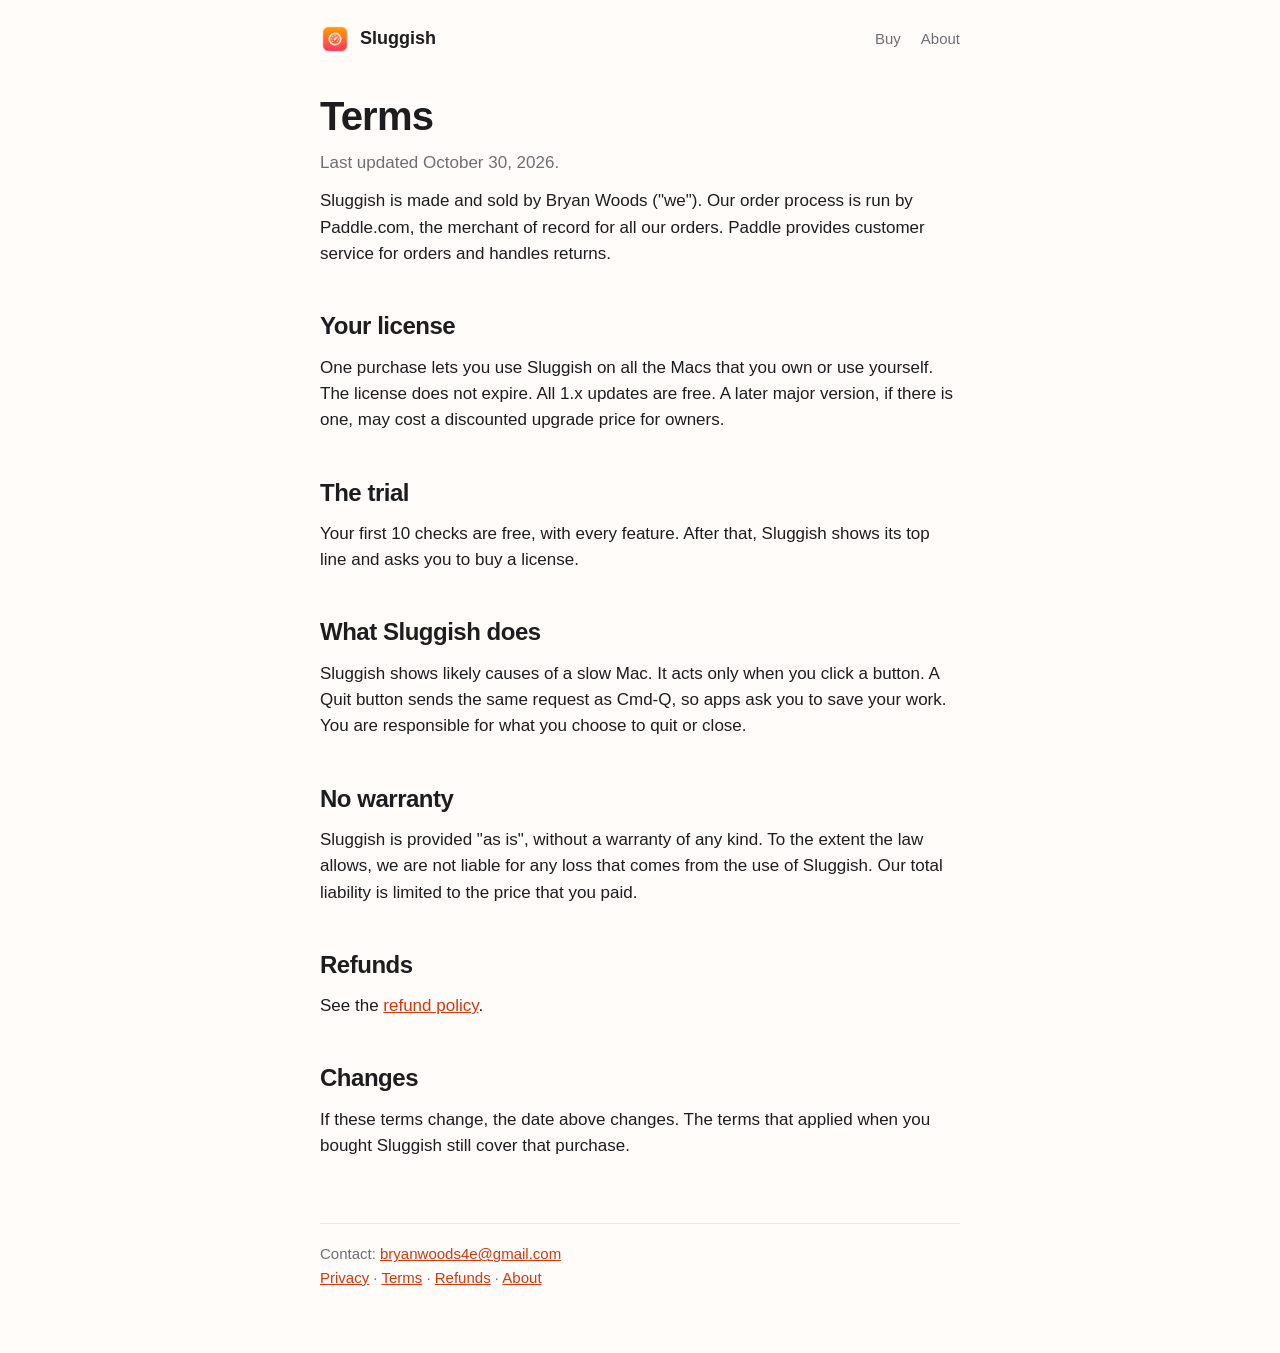
<file: site/terms/index.html>
<!doctype html>
<html lang="en">
<head>
<meta charset="utf-8">
<meta name="viewport" content="width=device-width, initial-scale=1">
<title>Sluggish Terms</title>
<meta name="description" content="The terms for buying and using Sluggish.">
<link rel="icon" href="../icon.png">
<link rel="stylesheet" href="../style.css">
<script src="../ads.js"></script>
</head>
<body>
<main>
<nav><a class="brand" href="../"><img src="../icon.png" alt="" width="30" height="30">Sluggish</a><a href="../buy/">Buy</a><a href="../about/">About</a></nav>
<h1>Terms</h1>
<p class="sub">Last updated October 30, 2026.</p>
<p>Sluggish is made and sold by Bryan Woods ("we"). Our order process is run by Paddle.com, the merchant of record for all our orders. Paddle provides customer service for orders and handles returns.</p>
<h2>Your license</h2>
<p>One purchase lets you use Sluggish on all the Macs that you own or use yourself. The license does not expire. All 1.x updates are free. A later major version, if there is one, may cost a discounted upgrade price for owners.</p>
<h2>The trial</h2>
<p>Your first 10 checks are free, with every feature. After that, Sluggish shows its top line and asks you to buy a license.</p>
<h2>What Sluggish does</h2>
<p>Sluggish shows likely causes of a slow Mac. It acts only when you click a button. A Quit button sends the same request as Cmd-Q, so apps ask you to save your work. You are responsible for what you choose to quit or close.</p>
<h2>No warranty</h2>
<p>Sluggish is provided "as is", without a warranty of any kind. To the extent the law allows, we are not liable for any loss that comes from the use of Sluggish. Our total liability is limited to the price that you paid.</p>
<h2>Refunds</h2>
<p>See the <a href="../refund/">refund policy</a>.</p>
<h2>Changes</h2>
<p>If these terms change, the date above changes. The terms that applied when you bought Sluggish still cover that purchase.</p>
<footer>Contact: <a href="mailto:bryanwoods4e@gmail.com">bryanwoods4e@gmail.com</a><br><a href="../privacy/">Privacy</a> · <a href="../terms/">Terms</a> · <a href="../refund/">Refunds</a> · <a href="../about/">About</a></footer>
</main>
</body>
</html>
</file>
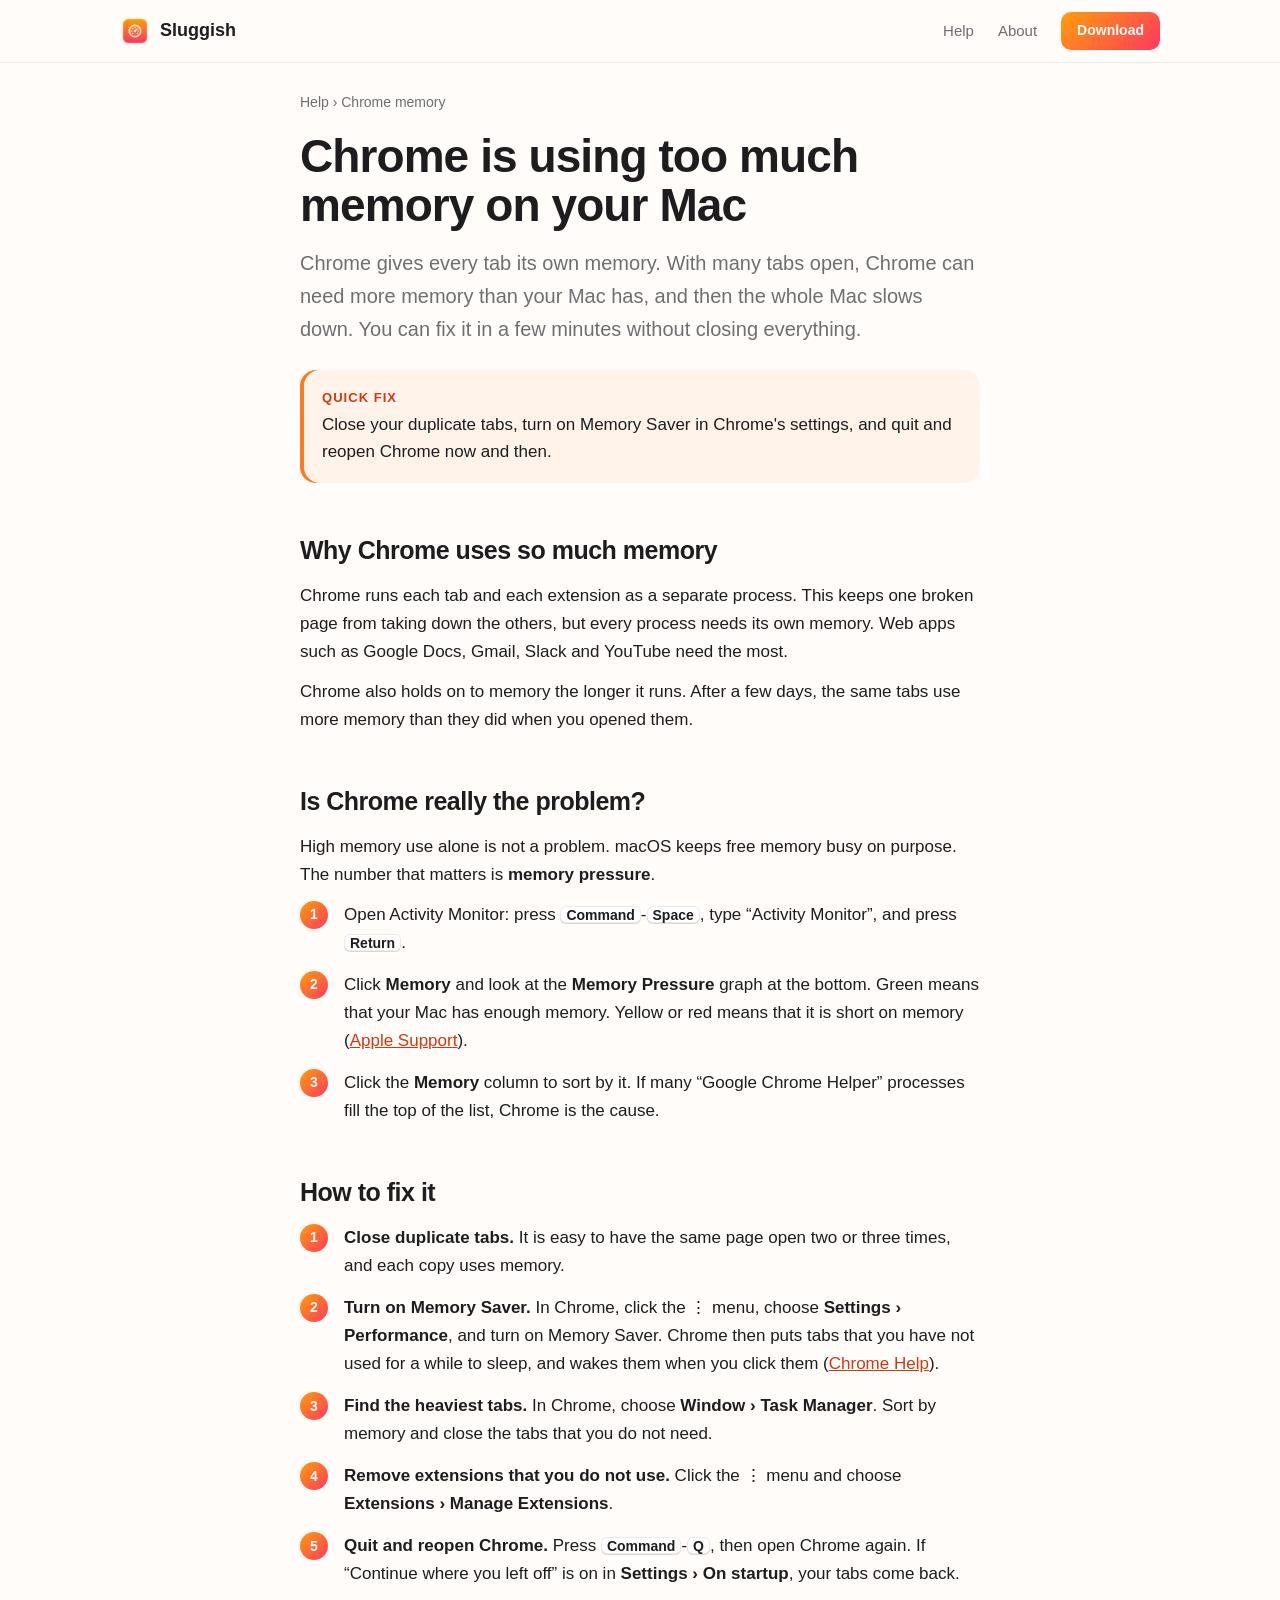
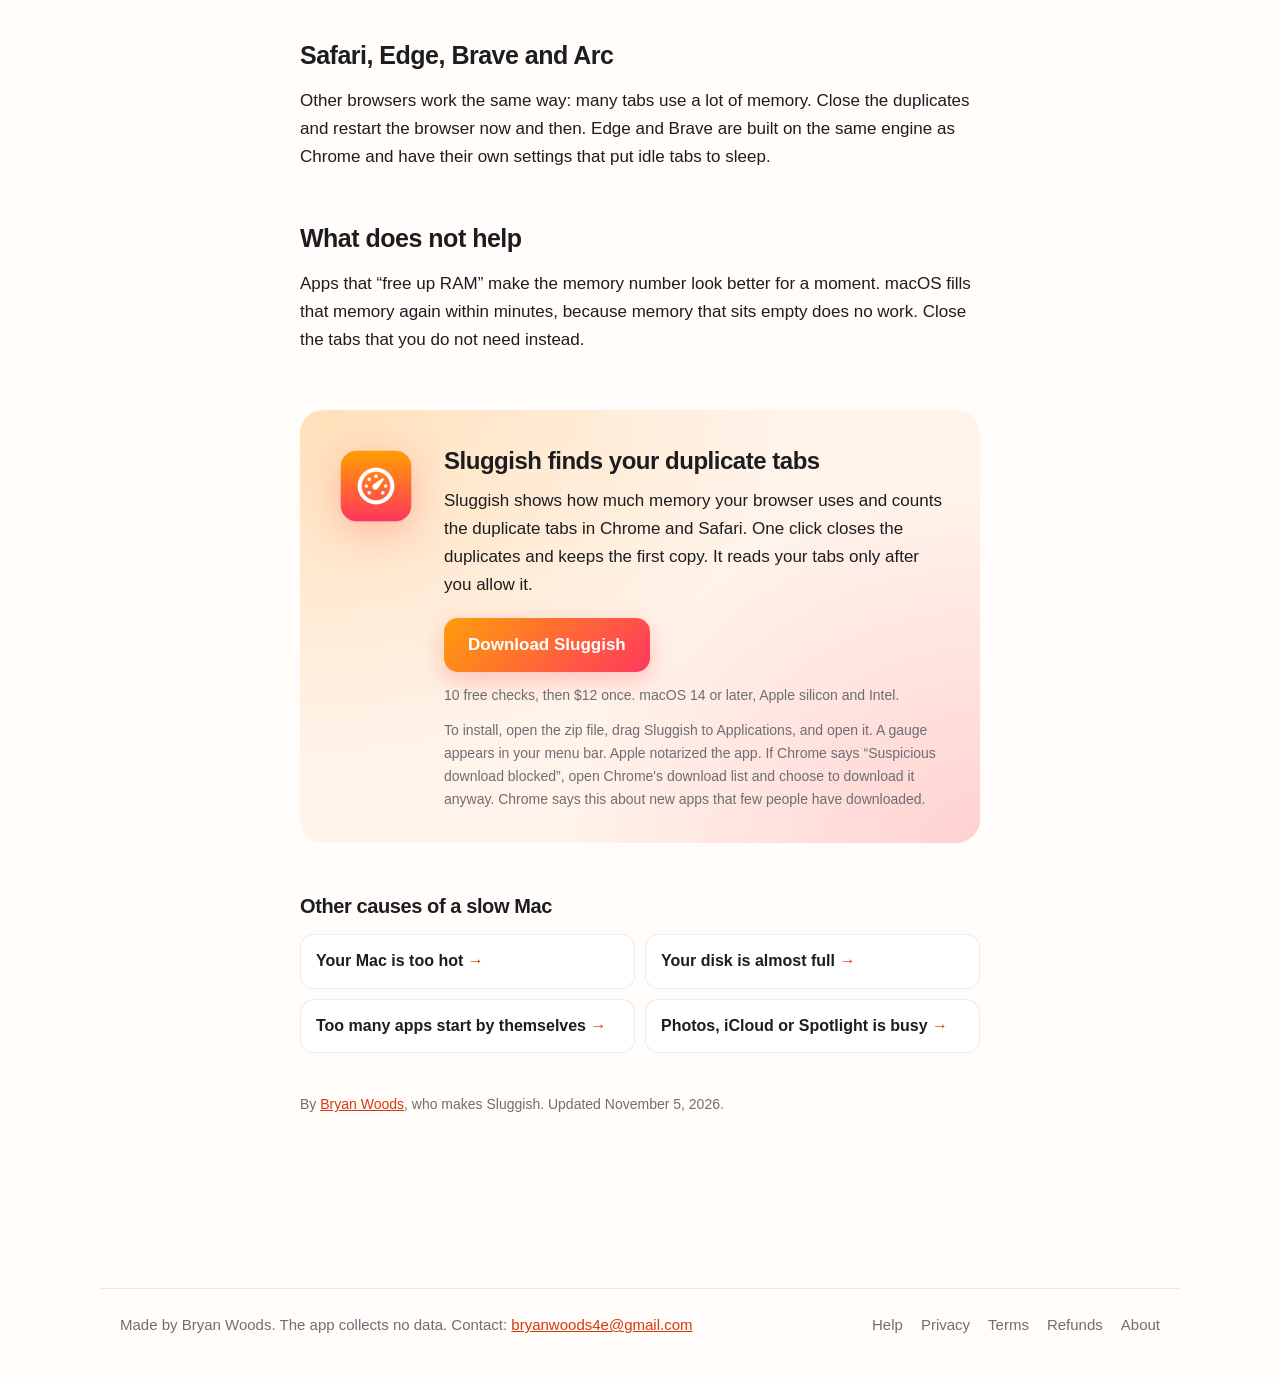
<file: site/help/chrome-using-too-much-memory/index.html>
<!doctype html>
<html lang="en">
<head>
<meta charset="utf-8">
<meta name="viewport" content="width=device-width, initial-scale=1">
<title>Chrome Using Too Much Memory on Mac? How to Fix It</title>
<meta name="description" content="Chrome gives every tab its own memory, so many tabs can slow down your whole Mac. Check memory pressure, close duplicate tabs and turn on Memory Saver.">
<link rel="canonical" href="https://sluggishapp.com/help/chrome-using-too-much-memory/">
<meta property="og:type" content="article">
<meta property="og:title" content="Chrome using too much memory on your Mac? How to fix it">
<meta property="og:description" content="Why Chrome uses so much memory, how to check it, and how to fix it in a few minutes.">
<meta property="og:url" content="https://sluggishapp.com/help/chrome-using-too-much-memory/">
<meta property="og:image" content="https://sluggishapp.com/shots/hero.png">
<link rel="icon" href="../../icon.png">
<link rel="stylesheet" href="../../style.css">
<script src="../../ads.js"></script>
<script type="application/ld+json">{"@context":"https://schema.org","@graph":[{"@type":"Article","headline":"Chrome is using too much memory on your Mac","description":"Chrome gives every tab its own memory, so many tabs can slow down your whole Mac. Check memory pressure, close duplicate tabs and turn on Memory Saver.","datePublished":"2026-11-05","dateModified":"2026-11-05","author":{"@type":"Person","name":"Bryan Woods","url":"https://sluggishapp.com/about/"},"publisher":{"@type":"Organization","name":"Sluggish","url":"https://sluggishapp.com/","logo":"https://sluggishapp.com/icon.png"},"mainEntityOfPage":"https://sluggishapp.com/help/chrome-using-too-much-memory/"},{"@type":"BreadcrumbList","itemListElement":[{"@type":"ListItem","position":1,"name":"Help","item":"https://sluggishapp.com/help/"},{"@type":"ListItem","position":2,"name":"Chrome memory","item":"https://sluggishapp.com/help/chrome-using-too-much-memory/"}]}]}</script>
</head>
<body class="help">
<header class="top"><div class="wrap"><nav><a class="brand" href="../../"><img src="../../icon.png" alt="" width="30" height="30">Sluggish</a><a href="../">Help</a><a href="../../about/">About</a><a class="button small" href="../../download/Sluggish.zip">Download</a></nav></div></header>
<main>
<p class="crumbs"><a href="../">Help</a> › Chrome memory</p>
<h1>Chrome is using too much memory on your Mac</h1>
<p class="lede">Chrome gives every tab its own memory. With many tabs open, Chrome can need more memory than your Mac has, and then the whole Mac slows down. You can fix it in a few minutes without closing everything.</p>
<div class="answer"><b>Quick fix</b>Close your duplicate tabs, turn on Memory Saver in Chrome's settings, and quit and reopen Chrome now and then.</div>

<h2>Why Chrome uses so much memory</h2>
<p>Chrome runs each tab and each extension as a separate process. This keeps one broken page from taking down the others, but every process needs its own memory. Web apps such as Google Docs, Gmail, Slack and YouTube need the most.</p>
<p>Chrome also holds on to memory the longer it runs. After a few days, the same tabs use more memory than they did when you opened them.</p>

<h2>Is Chrome really the problem?</h2>
<p>High memory use alone is not a problem. macOS keeps free memory busy on purpose. The number that matters is <b>memory pressure</b>.</p>
<ol class="steps">
<li>Open Activity Monitor: press <kbd>Command</kbd>-<kbd>Space</kbd>, type “Activity Monitor”, and press <kbd>Return</kbd>.</li>
<li>Click <b>Memory</b> and look at the <b>Memory Pressure</b> graph at the bottom. Green means that your Mac has enough memory. Yellow or red means that it is short on memory (<a href="https://support.apple.com/guide/activity-monitor/check-if-your-mac-needs-more-ram-actmntr34865/mac">Apple Support</a>).</li>
<li>Click the <b>Memory</b> column to sort by it. If many “Google Chrome Helper” processes fill the top of the list, Chrome is the cause.</li>
</ol>

<h2>How to fix it</h2>
<ol class="steps">
<li><b>Close duplicate tabs.</b> It is easy to have the same page open two or three times, and each copy uses memory.</li>
<li><b>Turn on Memory Saver.</b> In Chrome, click the ⋮ menu, choose <span class="path">Settings › Performance</span>, and turn on Memory Saver. Chrome then puts tabs that you have not used for a while to sleep, and wakes them when you click them (<a href="https://support.google.com/chrome/answer/12929150">Chrome Help</a>).</li>
<li><b>Find the heaviest tabs.</b> In Chrome, choose <span class="path">Window › Task Manager</span>. Sort by memory and close the tabs that you do not need.</li>
<li><b>Remove extensions that you do not use.</b> Click the ⋮ menu and choose <span class="path">Extensions › Manage Extensions</span>.</li>
<li><b>Quit and reopen Chrome.</b> Press <kbd>Command</kbd>-<kbd>Q</kbd>, then open Chrome again. If “Continue where you left off” is on in <span class="path">Settings › On startup</span>, your tabs come back.</li>
</ol>

<h2>Safari, Edge, Brave and Arc</h2>
<p>Other browsers work the same way: many tabs use a lot of memory. Close the duplicates and restart the browser now and then. Edge and Brave are built on the same engine as Chrome and have their own settings that put idle tabs to sleep.</p>

<h2>What does not help</h2>
<p>Apps that “free up RAM” make the memory number look better for a moment. macOS fills that memory again within minutes, because memory that sits empty does no work. Close the tabs that you do not need instead.</p>

<section class="cta">
<img src="../../icon.png" alt="" width="88" height="88">
<div>
<h2>Sluggish finds your duplicate tabs</h2>
<p>Sluggish shows how much memory your browser uses and counts the duplicate tabs in Chrome and Safari. One click closes the duplicates and keeps the first copy. It reads your tabs only after you allow it.</p>
<a class="button" href="../../download/Sluggish.zip">Download Sluggish</a>
<p class="fine">10 free checks, then $12 once. macOS 14 or later, Apple silicon and Intel.</p>
<p class="fine">To install, open the zip file, drag Sluggish to Applications, and open it. A gauge appears in your menu bar. Apple notarized the app. If Chrome says “Suspicious download blocked”, open Chrome's download list and choose to download it anyway. Chrome says this about new apps that few people have downloaded.</p>
</div>
</section>

<section class="related"><h2>Other causes of a slow Mac</h2><ul>
<li><a href="../mac-too-hot/">Your Mac is too hot</a></li>
<li><a href="../mac-storage-full/">Your disk is almost full</a></li>
<li><a href="../mac-slow-startup-login-items/">Too many apps start by themselves</a></li>
<li><a href="../photos-icloud-spotlight-busy/">Photos, iCloud or Spotlight is busy</a></li>
</ul></section>

<p class="byline">By <a href="../../about/">Bryan Woods</a>, who makes Sluggish. Updated November 5, 2026.</p>
</main>
<footer><span>Made by Bryan Woods. The app collects no data. Contact: <a href="mailto:bryanwoods4e@gmail.com">bryanwoods4e@gmail.com</a></span><nav><a href="../">Help</a><a href="../../privacy/">Privacy</a><a href="../../terms/">Terms</a><a href="../../refund/">Refunds</a><a href="../../about/">About</a></nav></footer>
</body>
</html>
</file>
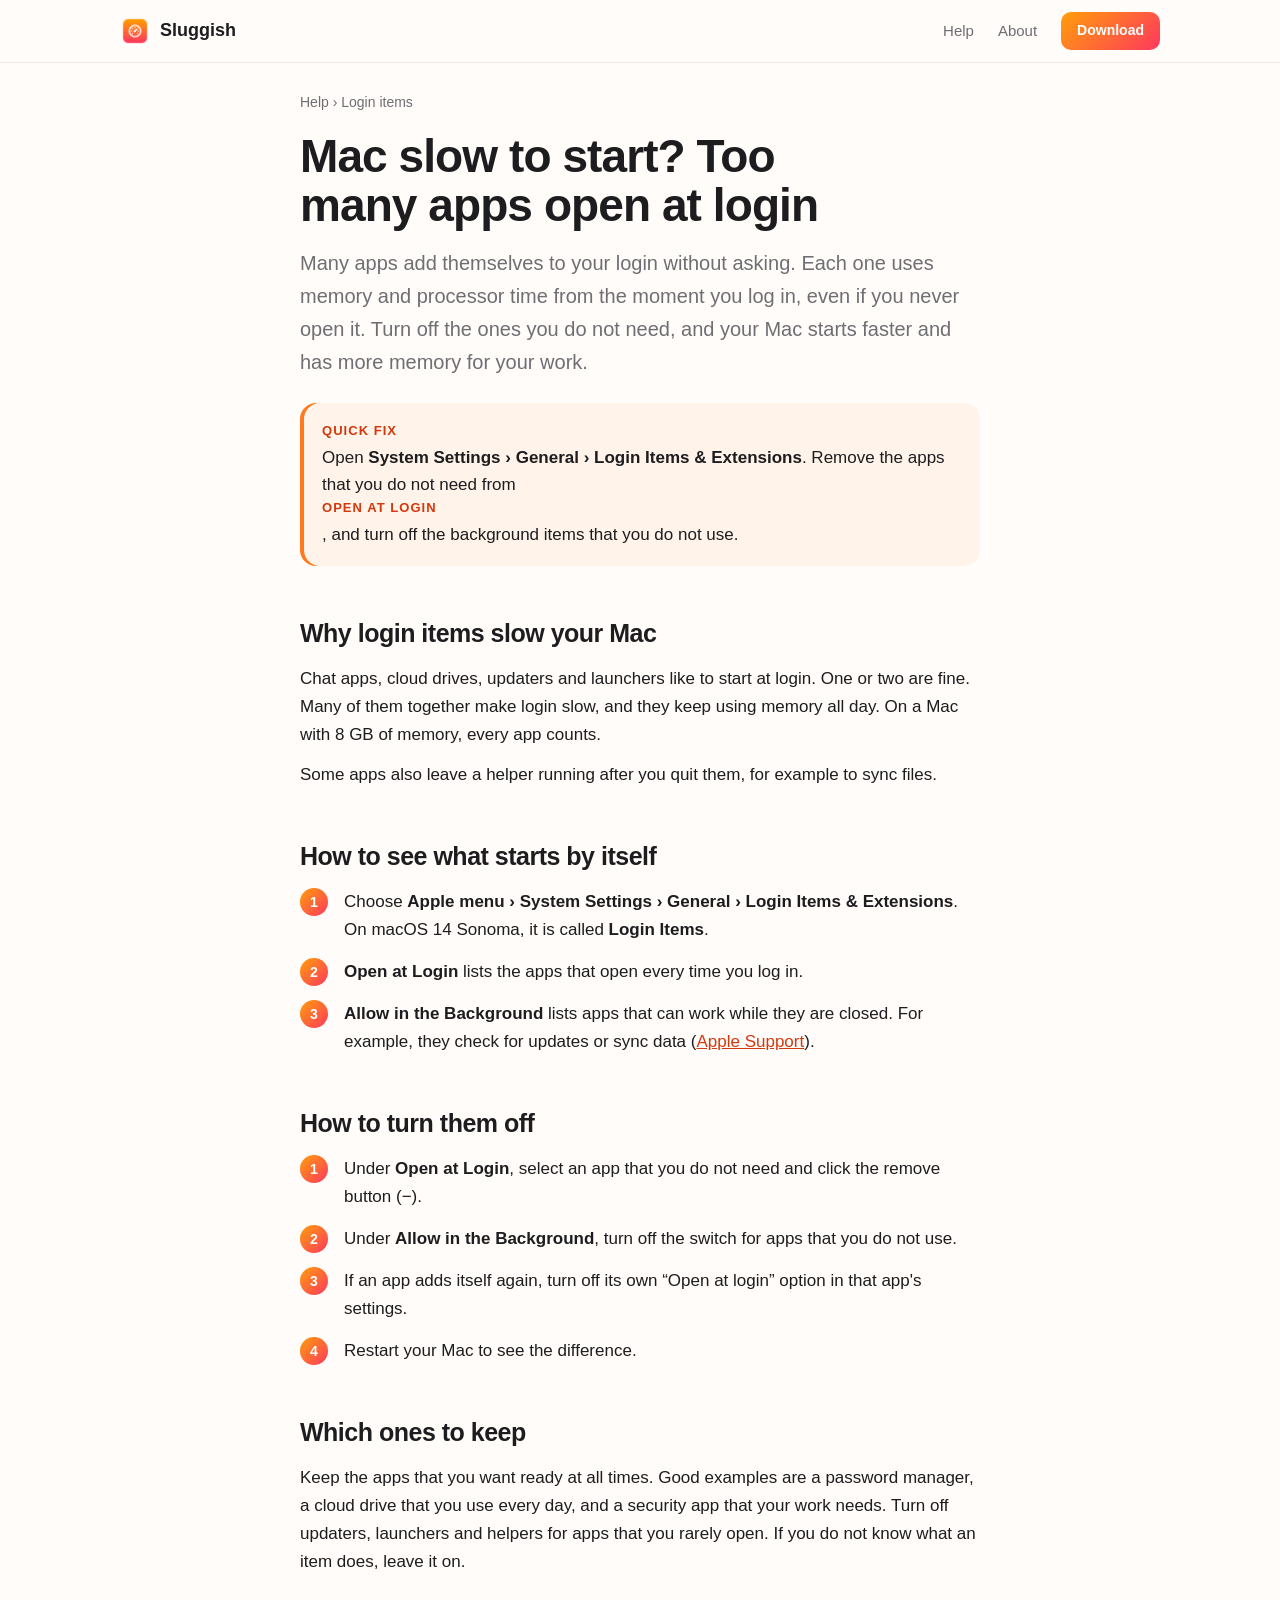
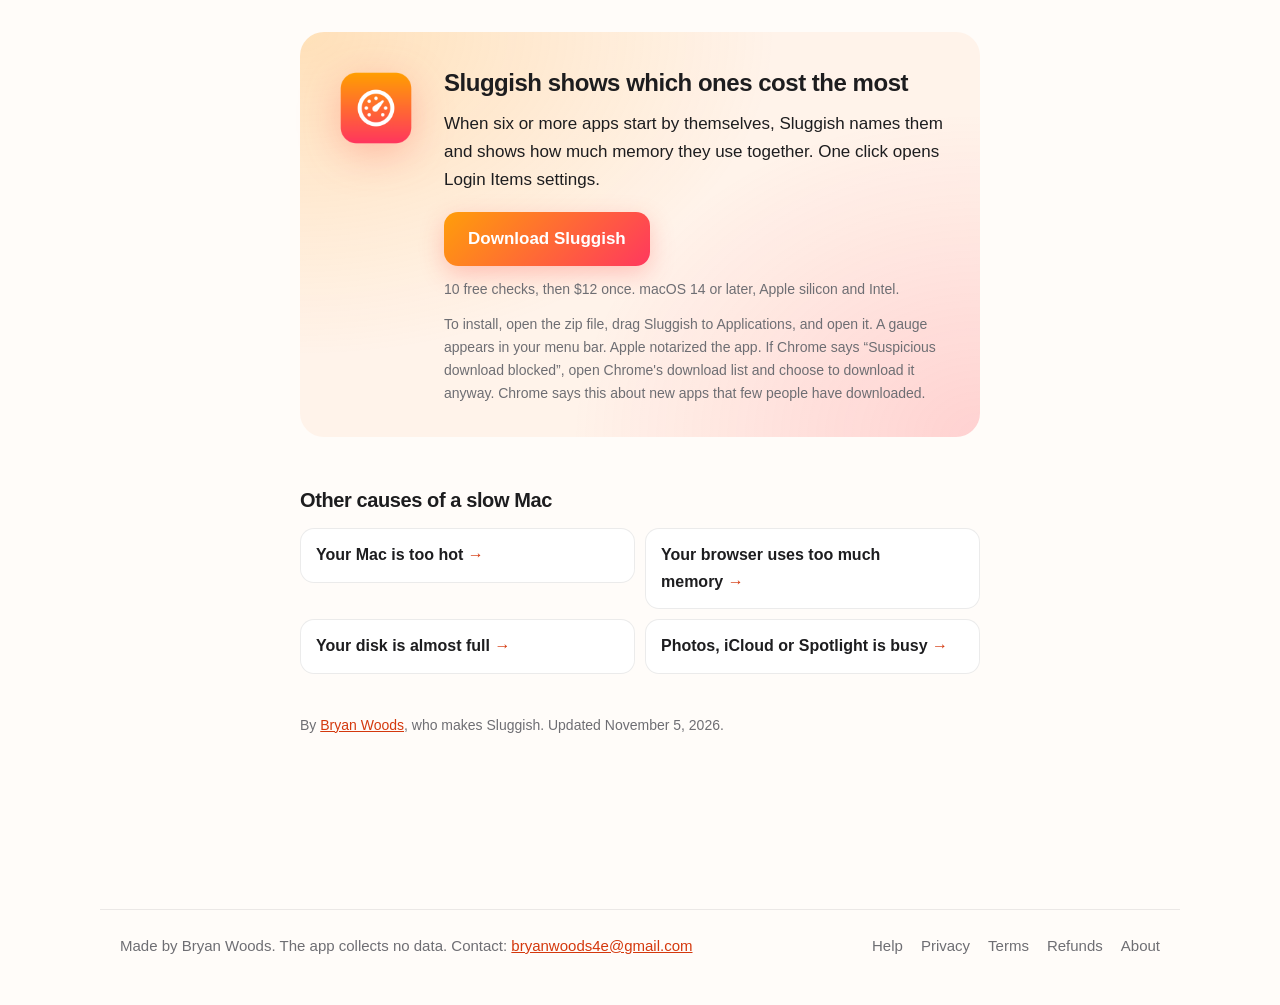
<file: site/help/mac-slow-startup-login-items/index.html>
<!doctype html>
<html lang="en">
<head>
<meta charset="utf-8">
<meta name="viewport" content="width=device-width, initial-scale=1">
<title>Mac Slow to Start Up? How to Turn Off Login Items</title>
<meta name="description" content="Apps that start by themselves use memory all day and slow down login. Find them in Login Items settings and turn off the ones you do not need.">
<link rel="canonical" href="https://sluggishapp.com/help/mac-slow-startup-login-items/">
<meta property="og:type" content="article">
<meta property="og:title" content="Mac slow to start up? How to turn off login items">
<meta property="og:description" content="Find the apps that start by themselves, and turn off the ones you do not need.">
<meta property="og:url" content="https://sluggishapp.com/help/mac-slow-startup-login-items/">
<meta property="og:image" content="https://sluggishapp.com/shots/hero.png">
<link rel="icon" href="../../icon.png">
<link rel="stylesheet" href="../../style.css">
<script src="../../ads.js"></script>
<script type="application/ld+json">{"@context":"https://schema.org","@graph":[{"@type":"Article","headline":"Mac slow to start? Too many apps open at login","description":"Apps that start by themselves use memory all day and make login slow. Turn off the ones you do not need in Login Items settings.","datePublished":"2026-11-05","dateModified":"2026-11-05","author":{"@type":"Person","name":"Bryan Woods","url":"https://sluggishapp.com/about/"},"publisher":{"@type":"Organization","name":"Sluggish","url":"https://sluggishapp.com/","logo":"https://sluggishapp.com/icon.png"},"mainEntityOfPage":"https://sluggishapp.com/help/mac-slow-startup-login-items/"},{"@type":"BreadcrumbList","itemListElement":[{"@type":"ListItem","position":1,"name":"Help","item":"https://sluggishapp.com/help/"},{"@type":"ListItem","position":2,"name":"Login items","item":"https://sluggishapp.com/help/mac-slow-startup-login-items/"}]}]}</script>
</head>
<body class="help">
<header class="top"><div class="wrap"><nav><a class="brand" href="../../"><img src="../../icon.png" alt="" width="30" height="30">Sluggish</a><a href="../">Help</a><a href="../../about/">About</a><a class="button small" href="../../download/Sluggish.zip">Download</a></nav></div></header>
<main>
<p class="crumbs"><a href="../">Help</a> › Login items</p>
<h1>Mac slow to start? Too many apps open at login</h1>
<p class="lede">Many apps add themselves to your login without asking. Each one uses memory and processor time from the moment you log in, even if you never open it. Turn off the ones you do not need, and your Mac starts faster and has more memory for your work.</p>
<div class="answer"><b>Quick fix</b>Open <span class="path">System Settings › General › Login Items &amp; Extensions</span>. Remove the apps that you do not need from <b>Open at Login</b>, and turn off the background items that you do not use.</div>

<h2>Why login items slow your Mac</h2>
<p>Chat apps, cloud drives, updaters and launchers like to start at login. One or two are fine. Many of them together make login slow, and they keep using memory all day. On a Mac with 8 GB of memory, every app counts.</p>
<p>Some apps also leave a helper running after you quit them, for example to sync files.</p>

<h2>How to see what starts by itself</h2>
<ol class="steps">
<li>Choose <span class="path">Apple menu › System Settings › General › Login Items &amp; Extensions</span>. On macOS 14 Sonoma, it is called <b>Login Items</b>.</li>
<li><b>Open at Login</b> lists the apps that open every time you log in.</li>
<li><b>Allow in the Background</b> lists apps that can work while they are closed. For example, they check for updates or sync data (<a href="https://support.apple.com/guide/mac-help/open-items-automatically-when-you-log-in-mh15189/mac">Apple Support</a>).</li>
</ol>

<h2>How to turn them off</h2>
<ol class="steps">
<li>Under <b>Open at Login</b>, select an app that you do not need and click the remove button (−).</li>
<li>Under <b>Allow in the Background</b>, turn off the switch for apps that you do not use.</li>
<li>If an app adds itself again, turn off its own “Open at login” option in that app's settings.</li>
<li>Restart your Mac to see the difference.</li>
</ol>

<h2>Which ones to keep</h2>
<p>Keep the apps that you want ready at all times. Good examples are a password manager, a cloud drive that you use every day, and a security app that your work needs. Turn off updaters, launchers and helpers for apps that you rarely open. If you do not know what an item does, leave it on.</p>

<section class="cta">
<img src="../../icon.png" alt="" width="88" height="88">
<div>
<h2>Sluggish shows which ones cost the most</h2>
<p>When six or more apps start by themselves, Sluggish names them and shows how much memory they use together. One click opens Login Items settings.</p>
<a class="button" href="../../download/Sluggish.zip">Download Sluggish</a>
<p class="fine">10 free checks, then $12 once. macOS 14 or later, Apple silicon and Intel.</p>
<p class="fine">To install, open the zip file, drag Sluggish to Applications, and open it. A gauge appears in your menu bar. Apple notarized the app. If Chrome says “Suspicious download blocked”, open Chrome's download list and choose to download it anyway. Chrome says this about new apps that few people have downloaded.</p>
</div>
</section>

<section class="related"><h2>Other causes of a slow Mac</h2><ul>
<li><a href="../mac-too-hot/">Your Mac is too hot</a></li>
<li><a href="../chrome-using-too-much-memory/">Your browser uses too much memory</a></li>
<li><a href="../mac-storage-full/">Your disk is almost full</a></li>
<li><a href="../photos-icloud-spotlight-busy/">Photos, iCloud or Spotlight is busy</a></li>
</ul></section>

<p class="byline">By <a href="../../about/">Bryan Woods</a>, who makes Sluggish. Updated November 5, 2026.</p>
</main>
<footer><span>Made by Bryan Woods. The app collects no data. Contact: <a href="mailto:bryanwoods4e@gmail.com">bryanwoods4e@gmail.com</a></span><nav><a href="../">Help</a><a href="../../privacy/">Privacy</a><a href="../../terms/">Terms</a><a href="../../refund/">Refunds</a><a href="../../about/">About</a></nav></footer>
</body>
</html>
</file>
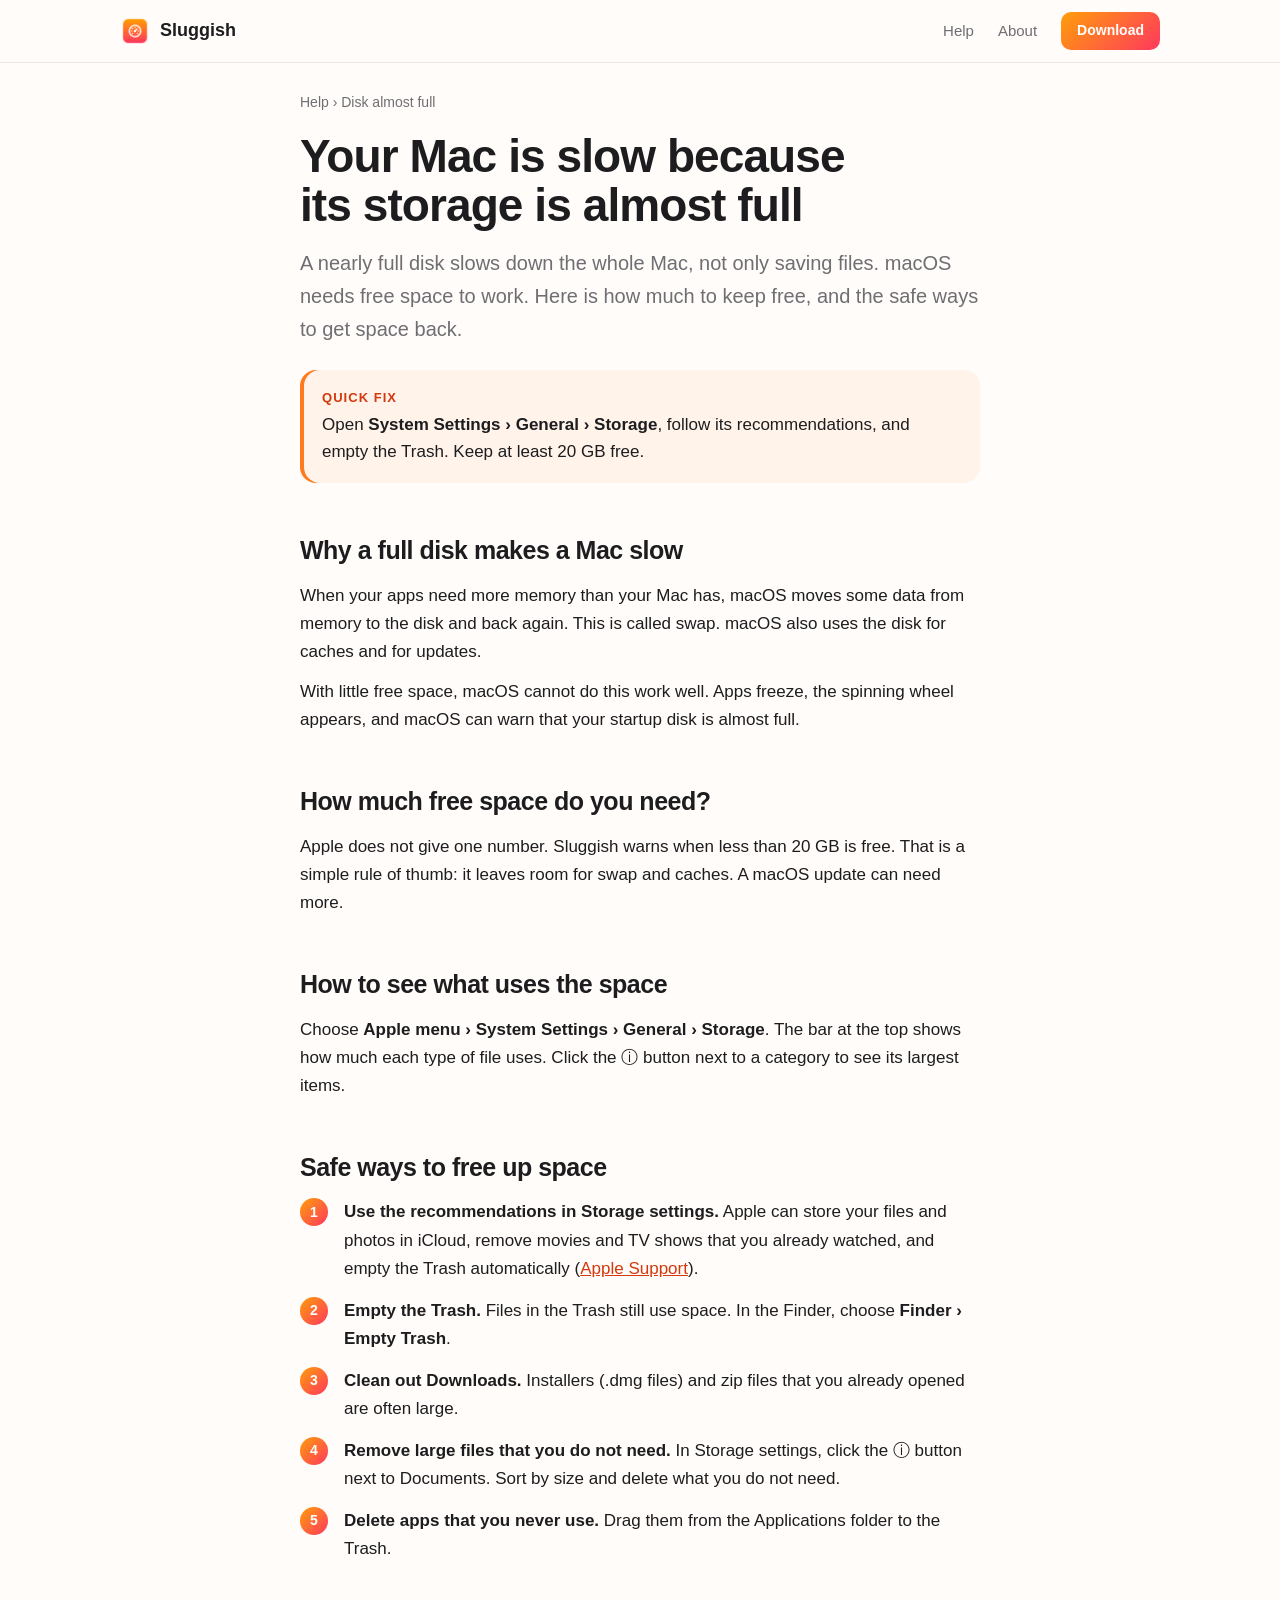
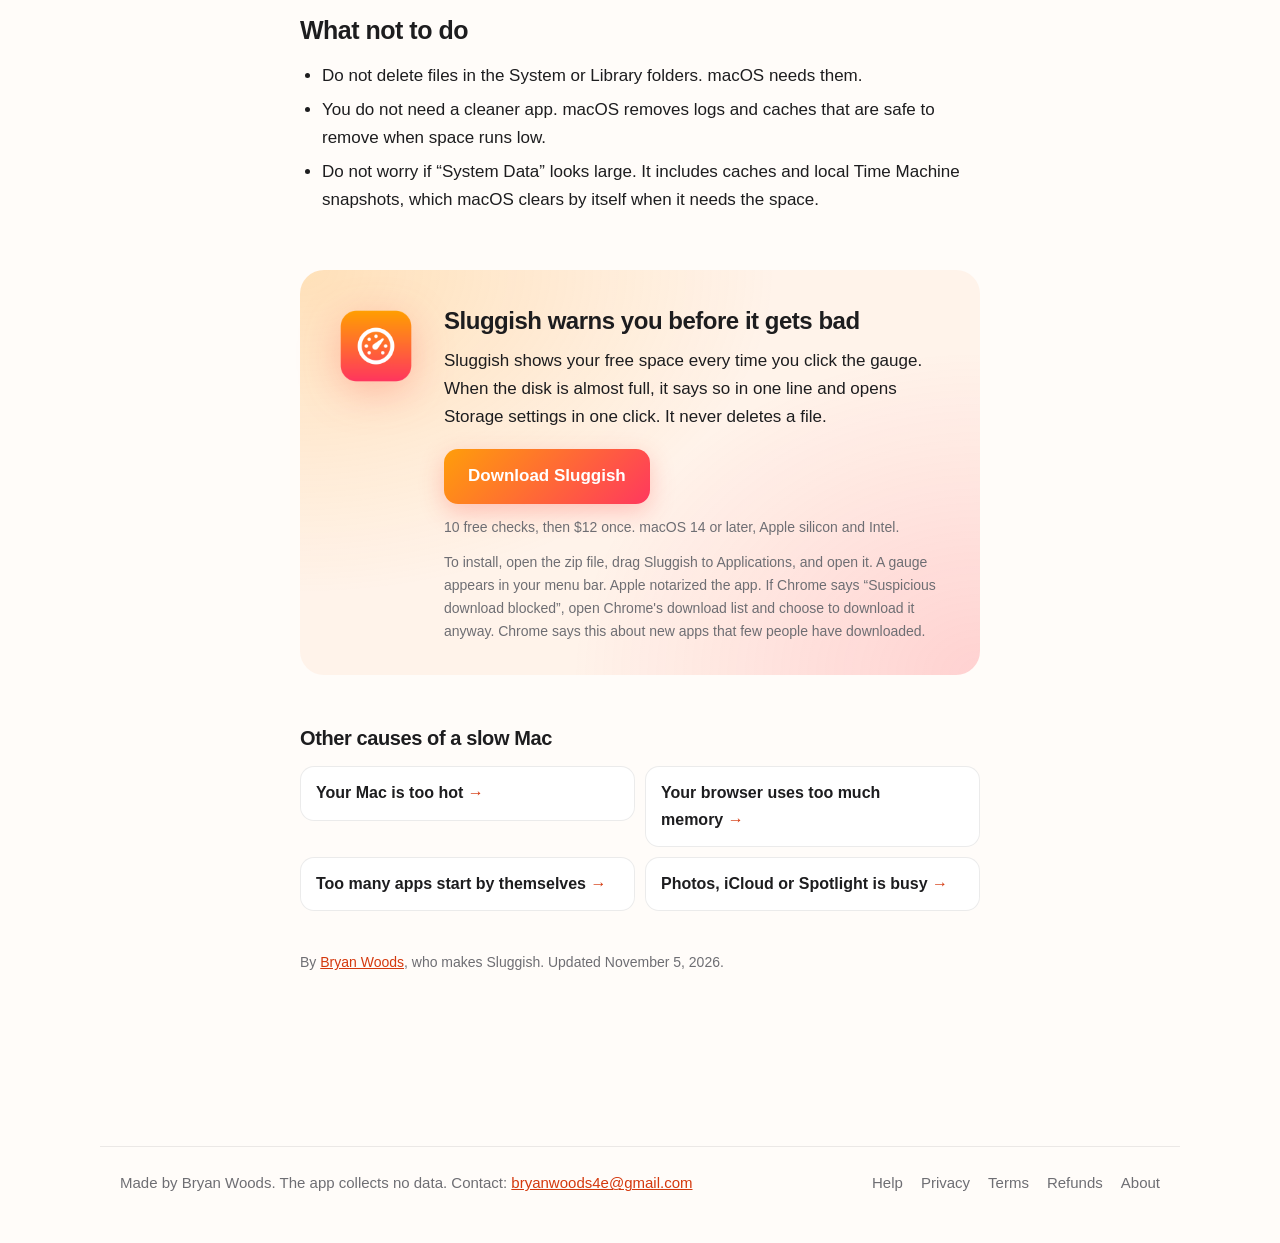
<file: site/help/mac-storage-full/index.html>
<!doctype html>
<html lang="en">
<head>
<meta charset="utf-8">
<meta name="viewport" content="width=device-width, initial-scale=1">
<title>Mac Slow Because Storage Is Almost Full? What to Do</title>
<meta name="description" content="A nearly full disk slows down your whole Mac, not only saving files. See why, how much free space to keep, and the safe ways to get space back.">
<link rel="canonical" href="https://sluggishapp.com/help/mac-storage-full/">
<meta property="og:type" content="article">
<meta property="og:title" content="Mac slow because storage is almost full? What to do">
<meta property="og:description" content="Why a full disk slows down your Mac, and the safe ways to get space back.">
<meta property="og:url" content="https://sluggishapp.com/help/mac-storage-full/">
<meta property="og:image" content="https://sluggishapp.com/shots/hero.png">
<link rel="icon" href="../../icon.png">
<link rel="stylesheet" href="../../style.css">
<script src="../../ads.js"></script>
<script type="application/ld+json">{"@context":"https://schema.org","@graph":[{"@type":"Article","headline":"Your Mac is slow because its storage is almost full","description":"A nearly full disk slows down your whole Mac. See why, how much free space to keep, and the safe ways to get space back.","datePublished":"2026-11-05","dateModified":"2026-11-05","author":{"@type":"Person","name":"Bryan Woods","url":"https://sluggishapp.com/about/"},"publisher":{"@type":"Organization","name":"Sluggish","url":"https://sluggishapp.com/","logo":"https://sluggishapp.com/icon.png"},"mainEntityOfPage":"https://sluggishapp.com/help/mac-storage-full/"},{"@type":"BreadcrumbList","itemListElement":[{"@type":"ListItem","position":1,"name":"Help","item":"https://sluggishapp.com/help/"},{"@type":"ListItem","position":2,"name":"Disk almost full","item":"https://sluggishapp.com/help/mac-storage-full/"}]}]}</script>
</head>
<body class="help">
<header class="top"><div class="wrap"><nav><a class="brand" href="../../"><img src="../../icon.png" alt="" width="30" height="30">Sluggish</a><a href="../">Help</a><a href="../../about/">About</a><a class="button small" href="../../download/Sluggish.zip">Download</a></nav></div></header>
<main>
<p class="crumbs"><a href="../">Help</a> › Disk almost full</p>
<h1>Your Mac is slow because its storage is almost full</h1>
<p class="lede">A nearly full disk slows down the whole Mac, not only saving files. macOS needs free space to work. Here is how much to keep free, and the safe ways to get space back.</p>
<div class="answer"><b>Quick fix</b>Open <span class="path">System Settings › General › Storage</span>, follow its recommendations, and empty the Trash. Keep at least 20 GB free.</div>

<h2>Why a full disk makes a Mac slow</h2>
<p>When your apps need more memory than your Mac has, macOS moves some data from memory to the disk and back again. This is called swap. macOS also uses the disk for caches and for updates.</p>
<p>With little free space, macOS cannot do this work well. Apps freeze, the spinning wheel appears, and macOS can warn that your startup disk is almost full.</p>

<h2>How much free space do you need?</h2>
<p>Apple does not give one number. Sluggish warns when less than 20 GB is free. That is a simple rule of thumb: it leaves room for swap and caches. A macOS update can need more.</p>

<h2>How to see what uses the space</h2>
<p>Choose <span class="path">Apple menu › System Settings › General › Storage</span>. The bar at the top shows how much each type of file uses. Click the ⓘ button next to a category to see its largest items.</p>

<h2>Safe ways to free up space</h2>
<ol class="steps">
<li><b>Use the recommendations in Storage settings.</b> Apple can store your files and photos in iCloud, remove movies and TV shows that you already watched, and empty the Trash automatically (<a href="https://support.apple.com/guide/mac-help/optimize-storage-space-sysp4ee93ca4/mac">Apple Support</a>).</li>
<li><b>Empty the Trash.</b> Files in the Trash still use space. In the Finder, choose <span class="path">Finder › Empty Trash</span>.</li>
<li><b>Clean out Downloads.</b> Installers (.dmg files) and zip files that you already opened are often large.</li>
<li><b>Remove large files that you do not need.</b> In Storage settings, click the ⓘ button next to Documents. Sort by size and delete what you do not need.</li>
<li><b>Delete apps that you never use.</b> Drag them from the Applications folder to the Trash.</li>
</ol>

<h2>What not to do</h2>
<ul>
<li>Do not delete files in the System or Library folders. macOS needs them.</li>
<li>You do not need a cleaner app. macOS removes logs and caches that are safe to remove when space runs low.</li>
<li>Do not worry if “System Data” looks large. It includes caches and local Time Machine snapshots, which macOS clears by itself when it needs the space.</li>
</ul>

<section class="cta">
<img src="../../icon.png" alt="" width="88" height="88">
<div>
<h2>Sluggish warns you before it gets bad</h2>
<p>Sluggish shows your free space every time you click the gauge. When the disk is almost full, it says so in one line and opens Storage settings in one click. It never deletes a file.</p>
<a class="button" href="../../download/Sluggish.zip">Download Sluggish</a>
<p class="fine">10 free checks, then $12 once. macOS 14 or later, Apple silicon and Intel.</p>
<p class="fine">To install, open the zip file, drag Sluggish to Applications, and open it. A gauge appears in your menu bar. Apple notarized the app. If Chrome says “Suspicious download blocked”, open Chrome's download list and choose to download it anyway. Chrome says this about new apps that few people have downloaded.</p>
</div>
</section>

<section class="related"><h2>Other causes of a slow Mac</h2><ul>
<li><a href="../mac-too-hot/">Your Mac is too hot</a></li>
<li><a href="../chrome-using-too-much-memory/">Your browser uses too much memory</a></li>
<li><a href="../mac-slow-startup-login-items/">Too many apps start by themselves</a></li>
<li><a href="../photos-icloud-spotlight-busy/">Photos, iCloud or Spotlight is busy</a></li>
</ul></section>

<p class="byline">By <a href="../../about/">Bryan Woods</a>, who makes Sluggish. Updated November 5, 2026.</p>
</main>
<footer><span>Made by Bryan Woods. The app collects no data. Contact: <a href="mailto:bryanwoods4e@gmail.com">bryanwoods4e@gmail.com</a></span><nav><a href="../">Help</a><a href="../../privacy/">Privacy</a><a href="../../terms/">Terms</a><a href="../../refund/">Refunds</a><a href="../../about/">About</a></nav></footer>
</body>
</html>
</file>
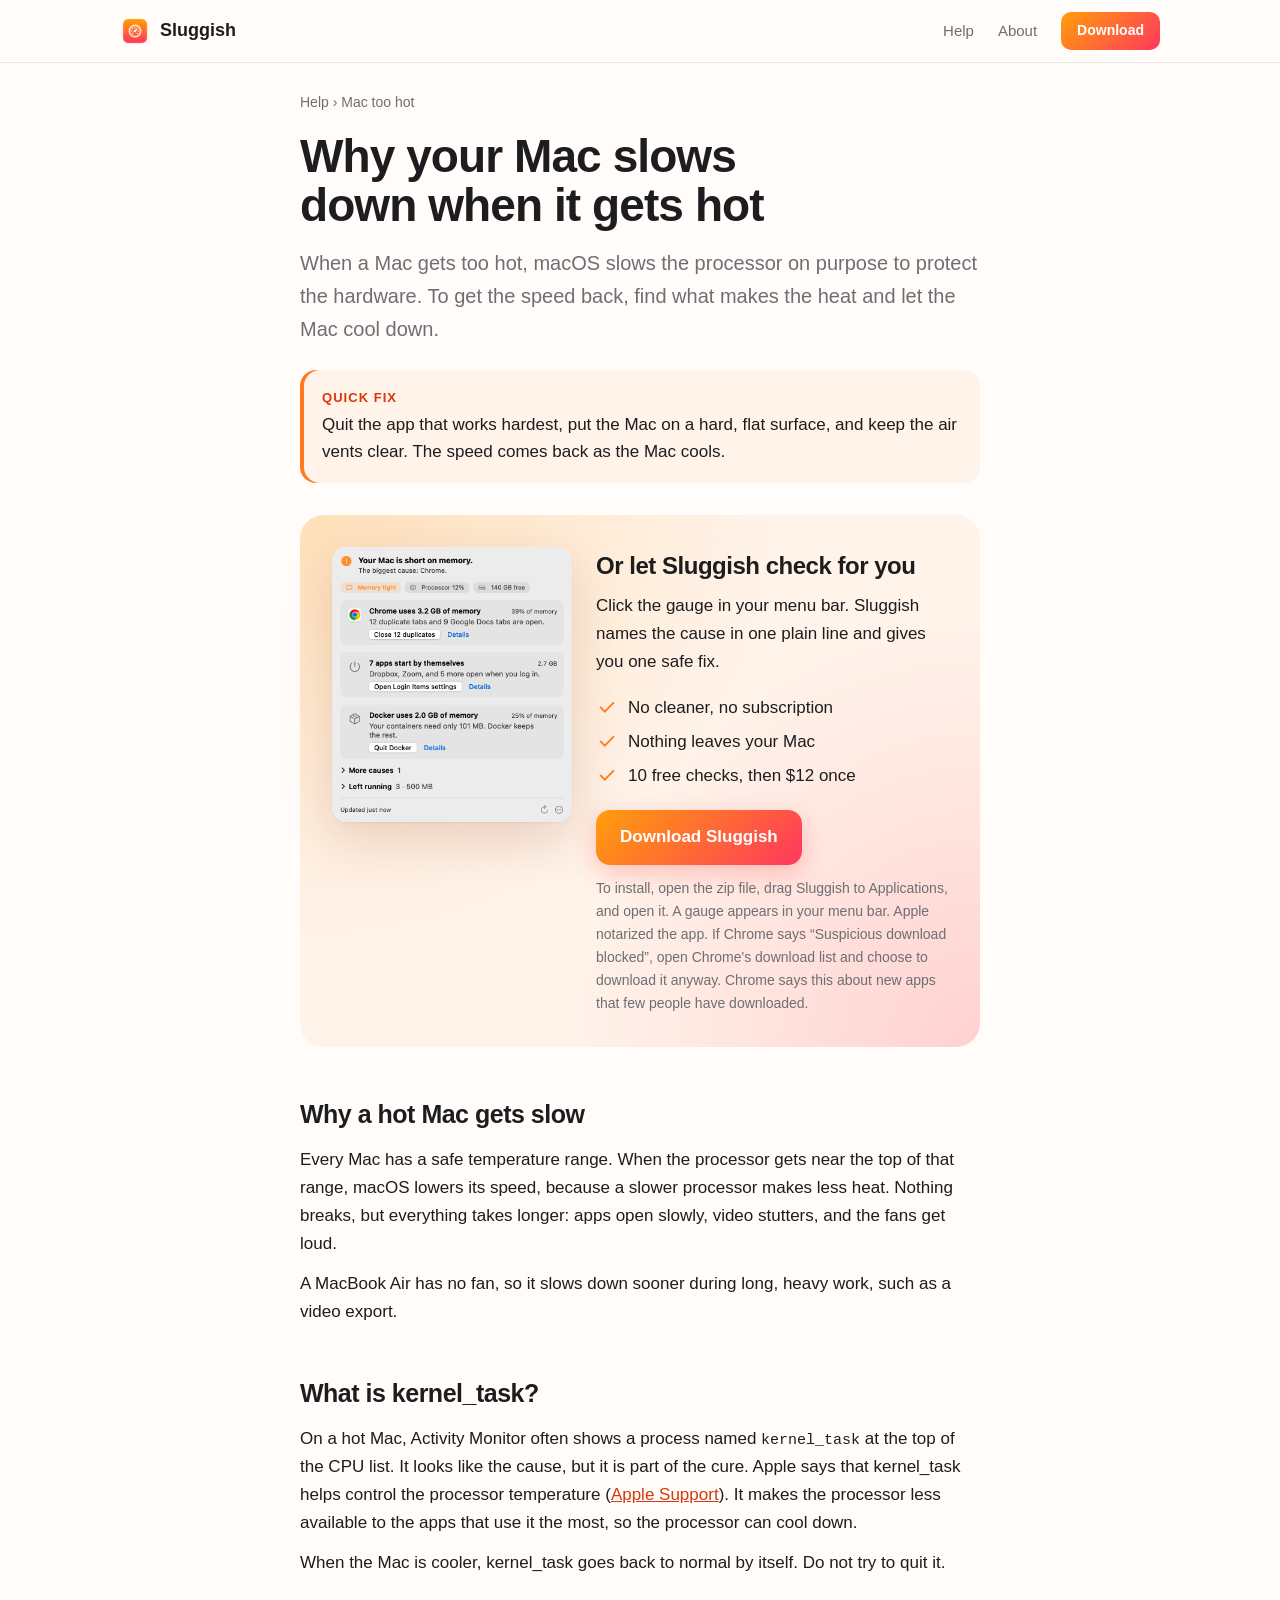
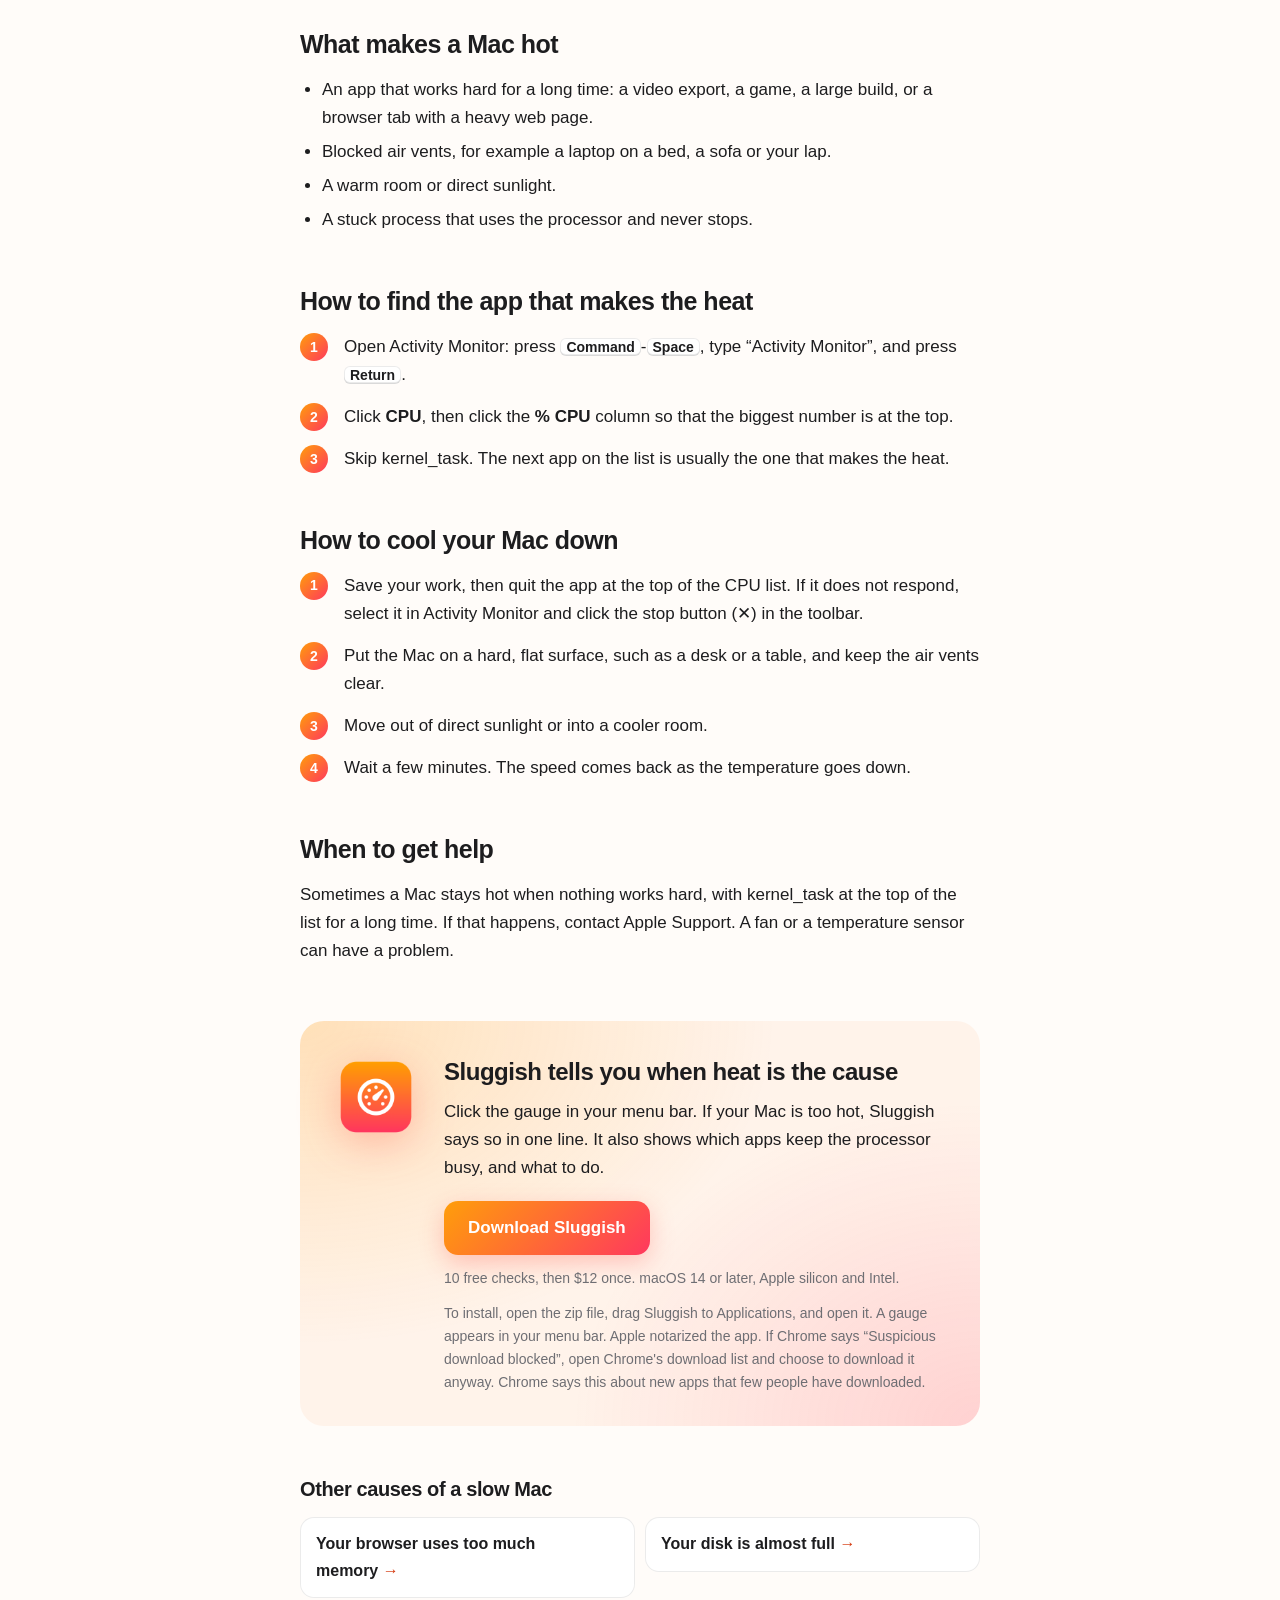
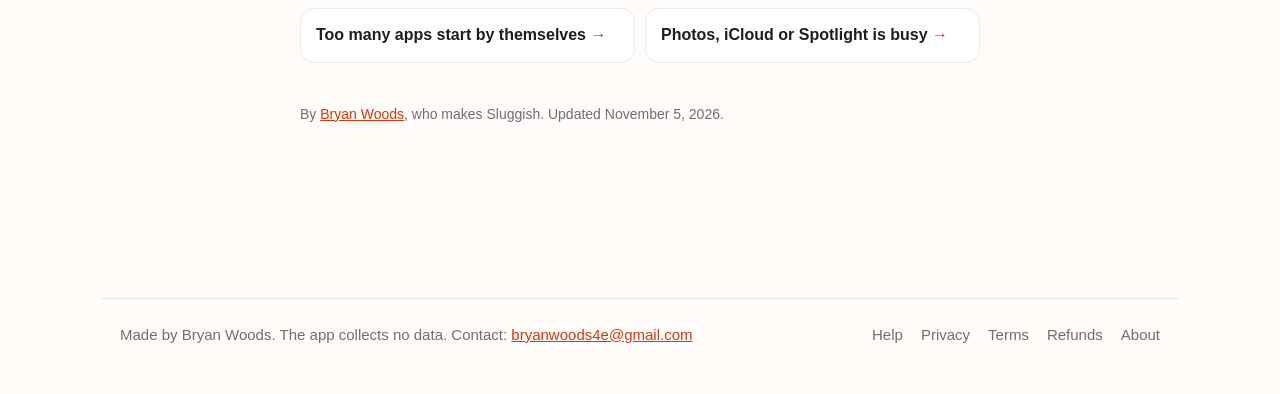
<file: site/help/mac-too-hot/index.html>
<!doctype html>
<html lang="en">
<head>
<meta charset="utf-8">
<meta name="viewport" content="width=device-width, initial-scale=1">
<title>Mac Hot and Slow? Why It Happens and How to Fix It</title>
<meta name="description" content="A hot Mac slows down on purpose to protect its hardware. Learn why kernel_task shows up, find the app that makes the heat, and cool your Mac down.">
<link rel="canonical" href="https://sluggishapp.com/help/mac-too-hot/">
<meta property="og:type" content="article">
<meta property="og:title" content="Mac hot and slow? Why it happens and how to fix it">
<meta property="og:description" content="Why a hot Mac slows down, what kernel_task does, and how to cool it down.">
<meta property="og:url" content="https://sluggishapp.com/help/mac-too-hot/">
<meta property="og:image" content="https://sluggishapp.com/shots/hero.png">
<link rel="icon" href="../../icon.png">
<link rel="stylesheet" href="../../style.css">
<script src="../../ads.js"></script>
<script type="application/ld+json">{"@context":"https://schema.org","@graph":[{"@type":"Article","headline":"Why your Mac slows down when it gets hot","description":"A hot Mac slows down on purpose to protect the hardware. Learn why kernel_task shows up and how to cool your Mac down.","datePublished":"2026-11-05","dateModified":"2026-11-05","author":{"@type":"Person","name":"Bryan Woods","url":"https://sluggishapp.com/about/"},"publisher":{"@type":"Organization","name":"Sluggish","url":"https://sluggishapp.com/","logo":"https://sluggishapp.com/icon.png"},"mainEntityOfPage":"https://sluggishapp.com/help/mac-too-hot/"},{"@type":"BreadcrumbList","itemListElement":[{"@type":"ListItem","position":1,"name":"Help","item":"https://sluggishapp.com/help/"},{"@type":"ListItem","position":2,"name":"Mac too hot","item":"https://sluggishapp.com/help/mac-too-hot/"}]}]}</script>
</head>
<body class="help">
<header class="top"><div class="wrap"><nav><a class="brand" href="../../"><img src="../../icon.png" alt="" width="30" height="30">Sluggish</a><a href="../">Help</a><a href="../../about/">About</a><a class="button small" href="../../download/Sluggish.zip">Download</a></nav></div></header>
<main>
<p class="crumbs"><a href="../">Help</a> › Mac too hot</p>
<h1>Why your Mac slows down when it gets hot</h1>
<p class="lede">When a Mac gets too hot, macOS slows the processor on purpose to protect the hardware. To get the speed back, find what makes the heat and let the Mac cool down.</p>
<div class="answer"><b>Quick fix</b>Quit the app that works hardest, put the Mac on a hard, flat surface, and keep the air vents clear. The speed comes back as the Mac cools.</div>

<section class="cta app">
<picture><source srcset="../../shots/hero-dark.png" media="(prefers-color-scheme: dark)"><img src="../../shots/hero.png" width="240" alt="The Sluggish panel: Your Mac is short on memory. The biggest cause: Chrome."></picture>
<div>
<h2>Or let Sluggish check for you</h2>
<p>Click the gauge in your menu bar. Sluggish names the cause in one plain line and gives you one safe fix.</p>
<ul class="checks"><li>No cleaner, no subscription</li><li>Nothing leaves your Mac</li><li>10 free checks, then $12 once</li></ul>
<a class="button" href="../../download/Sluggish.zip">Download Sluggish</a>
<p class="fine">To install, open the zip file, drag Sluggish to Applications, and open it. A gauge appears in your menu bar. Apple notarized the app. If Chrome says “Suspicious download blocked”, open Chrome's download list and choose to download it anyway. Chrome says this about new apps that few people have downloaded.</p>
</div>
</section>

<h2>Why a hot Mac gets slow</h2>
<p>Every Mac has a safe temperature range. When the processor gets near the top of that range, macOS lowers its speed, because a slower processor makes less heat. Nothing breaks, but everything takes longer: apps open slowly, video stutters, and the fans get loud.</p>
<p>A MacBook Air has no fan, so it slows down sooner during long, heavy work, such as a video export.</p>

<h2>What is kernel_task?</h2>
<p>On a hot Mac, Activity Monitor often shows a process named <code>kernel_task</code> at the top of the CPU list. It looks like the cause, but it is part of the cure. Apple says that kernel_task helps control the processor temperature (<a href="https://support.apple.com/en-us/102172">Apple Support</a>). It makes the processor less available to the apps that use it the most, so the processor can cool down.</p>
<p>When the Mac is cooler, kernel_task goes back to normal by itself. Do not try to quit it.</p>

<h2>What makes a Mac hot</h2>
<ul>
<li>An app that works hard for a long time: a video export, a game, a large build, or a browser tab with a heavy web page.</li>
<li>Blocked air vents, for example a laptop on a bed, a sofa or your lap.</li>
<li>A warm room or direct sunlight.</li>
<li>A stuck process that uses the processor and never stops.</li>
</ul>

<h2>How to find the app that makes the heat</h2>
<ol class="steps">
<li>Open Activity Monitor: press <kbd>Command</kbd>-<kbd>Space</kbd>, type “Activity Monitor”, and press <kbd>Return</kbd>.</li>
<li>Click <b>CPU</b>, then click the <b>% CPU</b> column so that the biggest number is at the top.</li>
<li>Skip kernel_task. The next app on the list is usually the one that makes the heat.</li>
</ol>

<h2>How to cool your Mac down</h2>
<ol class="steps">
<li>Save your work, then quit the app at the top of the CPU list. If it does not respond, select it in Activity Monitor and click the stop button (✕) in the toolbar.</li>
<li>Put the Mac on a hard, flat surface, such as a desk or a table, and keep the air vents clear.</li>
<li>Move out of direct sunlight or into a cooler room.</li>
<li>Wait a few minutes. The speed comes back as the temperature goes down.</li>
</ol>

<h2>When to get help</h2>
<p>Sometimes a Mac stays hot when nothing works hard, with kernel_task at the top of the list for a long time. If that happens, contact Apple Support. A fan or a temperature sensor can have a problem.</p>

<section class="cta">
<img src="../../icon.png" alt="" width="88" height="88">
<div>
<h2>Sluggish tells you when heat is the cause</h2>
<p>Click the gauge in your menu bar. If your Mac is too hot, Sluggish says so in one line. It also shows which apps keep the processor busy, and what to do.</p>
<a class="button" href="../../download/Sluggish.zip">Download Sluggish</a>
<p class="fine">10 free checks, then $12 once. macOS 14 or later, Apple silicon and Intel.</p>
<p class="fine">To install, open the zip file, drag Sluggish to Applications, and open it. A gauge appears in your menu bar. Apple notarized the app. If Chrome says “Suspicious download blocked”, open Chrome's download list and choose to download it anyway. Chrome says this about new apps that few people have downloaded.</p>
</div>
</section>

<section class="related"><h2>Other causes of a slow Mac</h2><ul>
<li><a href="../chrome-using-too-much-memory/">Your browser uses too much memory</a></li>
<li><a href="../mac-storage-full/">Your disk is almost full</a></li>
<li><a href="../mac-slow-startup-login-items/">Too many apps start by themselves</a></li>
<li><a href="../photos-icloud-spotlight-busy/">Photos, iCloud or Spotlight is busy</a></li>
</ul></section>

<p class="byline">By <a href="../../about/">Bryan Woods</a>, who makes Sluggish. Updated November 5, 2026.</p>
</main>
<footer><span>Made by Bryan Woods. The app collects no data. Contact: <a href="mailto:bryanwoods4e@gmail.com">bryanwoods4e@gmail.com</a></span><nav><a href="../">Help</a><a href="../../privacy/">Privacy</a><a href="../../terms/">Terms</a><a href="../../refund/">Refunds</a><a href="../../about/">About</a></nav></footer>
</body>
</html>
</file>
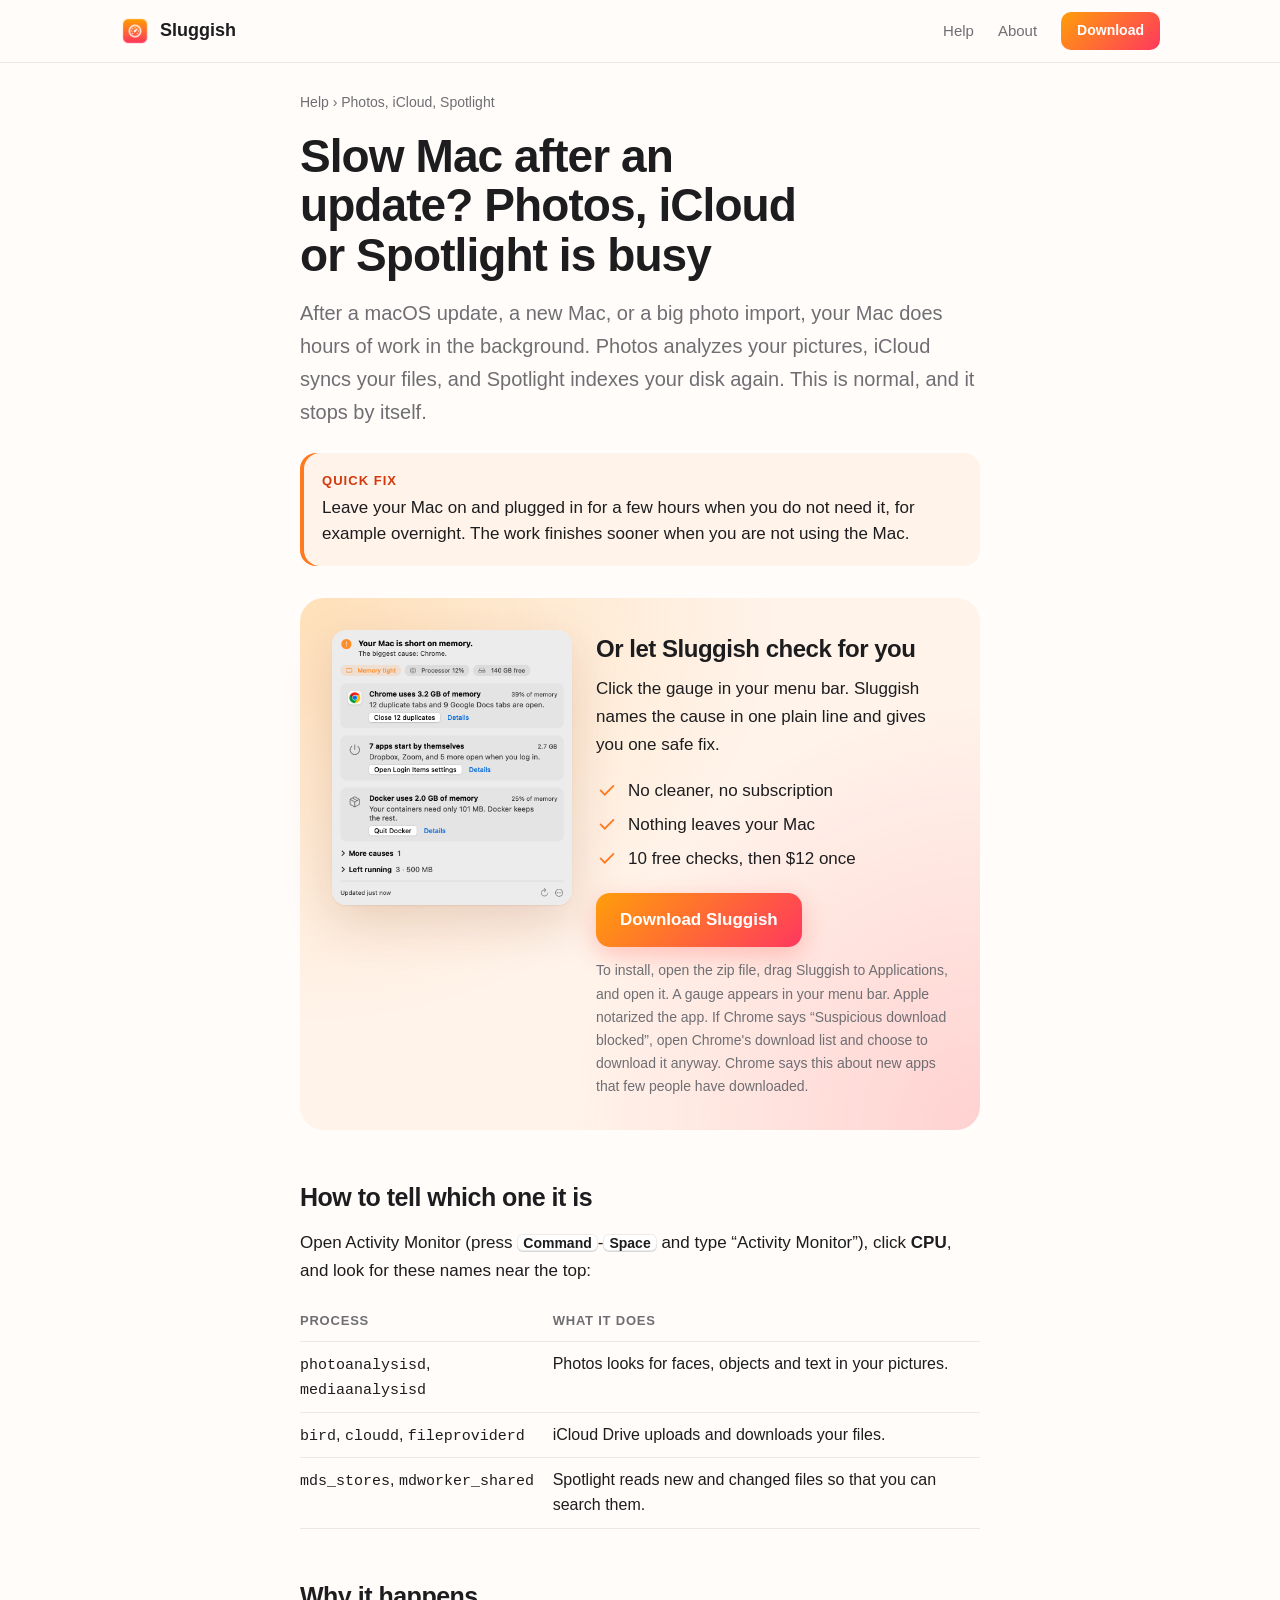
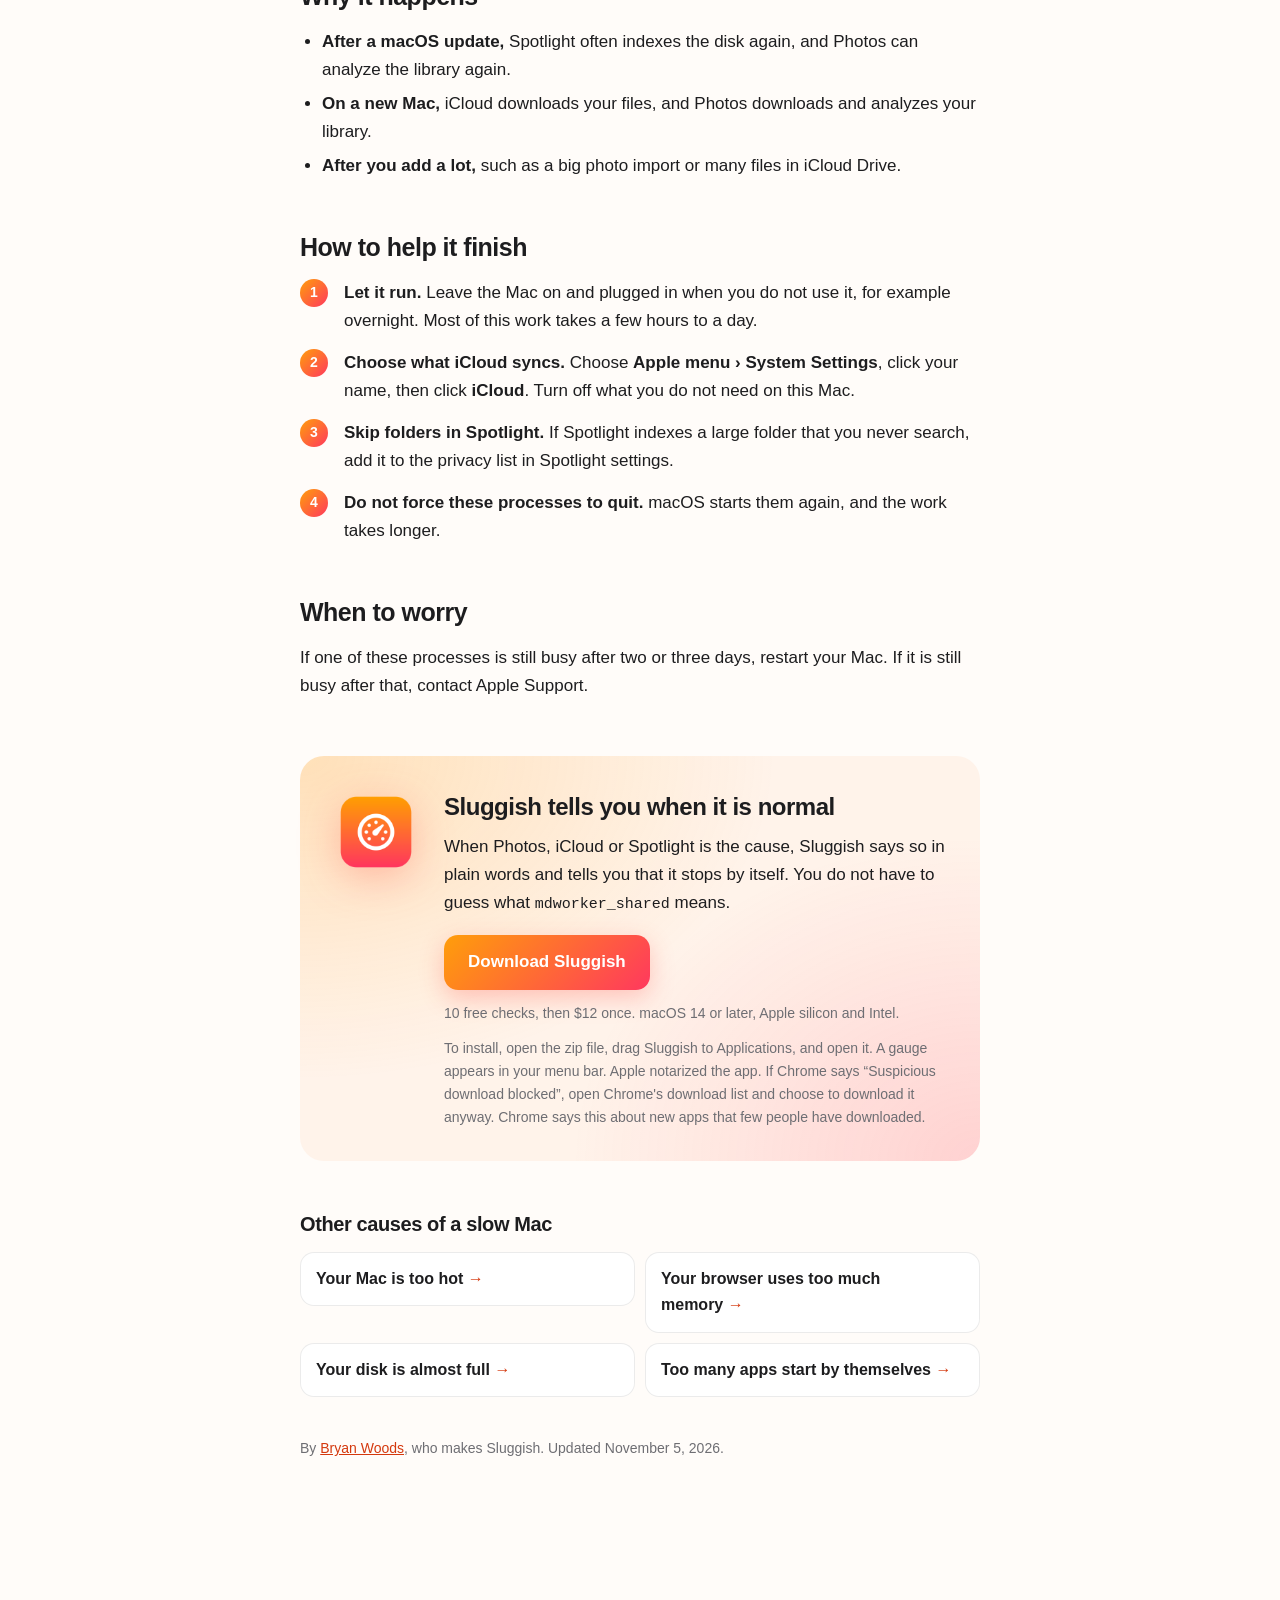
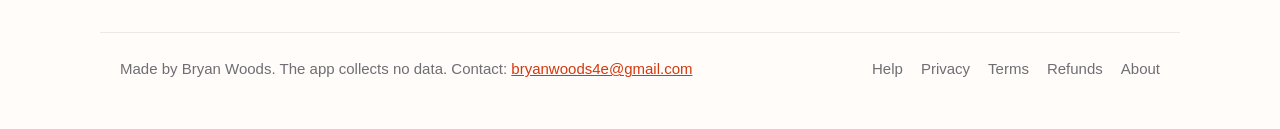
<file: site/help/photos-icloud-spotlight-busy/index.html>
<!doctype html>
<html lang="en">
<head>
<meta charset="utf-8">
<meta name="viewport" content="width=device-width, initial-scale=1">
<title>Mac Slow After an Update? Photos, iCloud and Spotlight</title>
<meta name="description" content="After a macOS update or a new Mac, Photos, iCloud and Spotlight can keep your Mac busy for hours. Here is why it is normal and how to help it finish.">
<link rel="canonical" href="https://sluggishapp.com/help/photos-icloud-spotlight-busy/">
<meta property="og:type" content="article">
<meta property="og:title" content="Mac slow after an update? Photos, iCloud and Spotlight are busy">
<meta property="og:description" content="Why your Mac is busy after an update, and how to let the work finish sooner.">
<meta property="og:url" content="https://sluggishapp.com/help/photos-icloud-spotlight-busy/">
<meta property="og:image" content="https://sluggishapp.com/shots/hero.png">
<link rel="icon" href="../../icon.png">
<link rel="stylesheet" href="../../style.css">
<script src="../../ads.js"></script>
<script type="application/ld+json">{"@context":"https://schema.org","@graph":[{"@type":"Article","headline":"Slow Mac after an update? Photos, iCloud or Spotlight is busy","description":"After a macOS update or a new Mac, Photos, iCloud and Spotlight can keep your Mac busy for hours. It is normal and stops by itself.","datePublished":"2026-11-05","dateModified":"2026-11-05","author":{"@type":"Person","name":"Bryan Woods","url":"https://sluggishapp.com/about/"},"publisher":{"@type":"Organization","name":"Sluggish","url":"https://sluggishapp.com/","logo":"https://sluggishapp.com/icon.png"},"mainEntityOfPage":"https://sluggishapp.com/help/photos-icloud-spotlight-busy/"},{"@type":"BreadcrumbList","itemListElement":[{"@type":"ListItem","position":1,"name":"Help","item":"https://sluggishapp.com/help/"},{"@type":"ListItem","position":2,"name":"Photos, iCloud, Spotlight","item":"https://sluggishapp.com/help/photos-icloud-spotlight-busy/"}]}]}</script>
</head>
<body class="help">
<header class="top"><div class="wrap"><nav><a class="brand" href="../../"><img src="../../icon.png" alt="" width="30" height="30">Sluggish</a><a href="../">Help</a><a href="../../about/">About</a><a class="button small" href="../../download/Sluggish.zip">Download</a></nav></div></header>
<main>
<p class="crumbs"><a href="../">Help</a> › Photos, iCloud, Spotlight</p>
<h1>Slow Mac after an update? Photos, iCloud or Spotlight is busy</h1>
<p class="lede">After a macOS update, a new Mac, or a big photo import, your Mac does hours of work in the background. Photos analyzes your pictures, iCloud syncs your files, and Spotlight indexes your disk again. This is normal, and it stops by itself.</p>
<div class="answer"><b>Quick fix</b>Leave your Mac on and plugged in for a few hours when you do not need it, for example overnight. The work finishes sooner when you are not using the Mac.</div>

<section class="cta app">
<picture><source srcset="../../shots/hero-dark.png" media="(prefers-color-scheme: dark)"><img src="../../shots/hero.png" width="240" alt="The Sluggish panel: Your Mac is short on memory. The biggest cause: Chrome."></picture>
<div>
<h2>Or let Sluggish check for you</h2>
<p>Click the gauge in your menu bar. Sluggish names the cause in one plain line and gives you one safe fix.</p>
<ul class="checks"><li>No cleaner, no subscription</li><li>Nothing leaves your Mac</li><li>10 free checks, then $12 once</li></ul>
<a class="button" href="../../download/Sluggish.zip">Download Sluggish</a>
<p class="fine">To install, open the zip file, drag Sluggish to Applications, and open it. A gauge appears in your menu bar. Apple notarized the app. If Chrome says “Suspicious download blocked”, open Chrome's download list and choose to download it anyway. Chrome says this about new apps that few people have downloaded.</p>
</div>
</section>

<h2>How to tell which one it is</h2>
<p>Open Activity Monitor (press <kbd>Command</kbd>-<kbd>Space</kbd> and type “Activity Monitor”), click <b>CPU</b>, and look for these names near the top:</p>
<table>
<thead><tr><th>Process</th><th>What it does</th></tr></thead>
<tbody>
<tr><td><code>photoanalysisd</code>, <code>mediaanalysisd</code></td><td>Photos looks for faces, objects and text in your pictures.</td></tr>
<tr><td><code>bird</code>, <code>cloudd</code>, <code>fileproviderd</code></td><td>iCloud Drive uploads and downloads your files.</td></tr>
<tr><td><code>mds_stores</code>, <code>mdworker_shared</code></td><td>Spotlight reads new and changed files so that you can search them.</td></tr>
</tbody>
</table>

<h2>Why it happens</h2>
<ul>
<li><b>After a macOS update,</b> Spotlight often indexes the disk again, and Photos can analyze the library again.</li>
<li><b>On a new Mac,</b> iCloud downloads your files, and Photos downloads and analyzes your library.</li>
<li><b>After you add a lot,</b> such as a big photo import or many files in iCloud Drive.</li>
</ul>

<h2>How to help it finish</h2>
<ol class="steps">
<li><b>Let it run.</b> Leave the Mac on and plugged in when you do not use it, for example overnight. Most of this work takes a few hours to a day.</li>
<li><b>Choose what iCloud syncs.</b> Choose <span class="path">Apple menu › System Settings</span>, click your name, then click <b>iCloud</b>. Turn off what you do not need on this Mac.</li>
<li><b>Skip folders in Spotlight.</b> If Spotlight indexes a large folder that you never search, add it to the privacy list in Spotlight settings.</li>
<li><b>Do not force these processes to quit.</b> macOS starts them again, and the work takes longer.</li>
</ol>

<h2>When to worry</h2>
<p>If one of these processes is still busy after two or three days, restart your Mac. If it is still busy after that, contact Apple Support.</p>

<section class="cta">
<img src="../../icon.png" alt="" width="88" height="88">
<div>
<h2>Sluggish tells you when it is normal</h2>
<p>When Photos, iCloud or Spotlight is the cause, Sluggish says so in plain words and tells you that it stops by itself. You do not have to guess what <code>mdworker_shared</code> means.</p>
<a class="button" href="../../download/Sluggish.zip">Download Sluggish</a>
<p class="fine">10 free checks, then $12 once. macOS 14 or later, Apple silicon and Intel.</p>
<p class="fine">To install, open the zip file, drag Sluggish to Applications, and open it. A gauge appears in your menu bar. Apple notarized the app. If Chrome says “Suspicious download blocked”, open Chrome's download list and choose to download it anyway. Chrome says this about new apps that few people have downloaded.</p>
</div>
</section>

<section class="related"><h2>Other causes of a slow Mac</h2><ul>
<li><a href="../mac-too-hot/">Your Mac is too hot</a></li>
<li><a href="../chrome-using-too-much-memory/">Your browser uses too much memory</a></li>
<li><a href="../mac-storage-full/">Your disk is almost full</a></li>
<li><a href="../mac-slow-startup-login-items/">Too many apps start by themselves</a></li>
</ul></section>

<p class="byline">By <a href="../../about/">Bryan Woods</a>, who makes Sluggish. Updated November 5, 2026.</p>
</main>
<footer><span>Made by Bryan Woods. The app collects no data. Contact: <a href="mailto:bryanwoods4e@gmail.com">bryanwoods4e@gmail.com</a></span><nav><a href="../">Help</a><a href="../../privacy/">Privacy</a><a href="../../terms/">Terms</a><a href="../../refund/">Refunds</a><a href="../../about/">About</a></nav></footer>
</body>
</html>
</file>
<file: site/style.css>
:root {
  color-scheme: light dark;
  --bg: #fffcf9; --fg: #1d1d1f; --muted: #6e6e73; --line: rgba(0, 0, 0, .08); --card: #ffffff; --tint: #fff3ea;
  --grad: linear-gradient(135deg, #ff9e0a, #ff385e); --link: #d4380d; --bar: rgba(255, 255, 255, .6);
  --shadow: 0 1px 2px rgba(0, 0, 0, .06), 0 18px 50px rgba(120, 40, 0, .16);
}
@media (prefers-color-scheme: dark) {
  :root {
    --bg: #0f0d0c; --fg: #f5f2ef; --muted: #a39d98; --line: rgba(255, 255, 255, .1); --card: #1a1715; --tint: #1d1612;
    --link: #ff8a5c; --bar: rgba(40, 36, 34, .7); --shadow: 0 18px 50px rgba(0, 0, 0, .55);
  }
}
* { box-sizing: border-box; }
body { margin: 0; background: var(--bg); color: var(--fg); font: 17px/1.55 -apple-system, BlinkMacSystemFont, "Helvetica Neue", sans-serif; -webkit-font-smoothing: antialiased; }
a { color: var(--link); }
img { max-width: 100%; height: auto; display: block; }
code { font: 15px ui-monospace, SFMono-Regular, Menlo, monospace; }
h1, h2, h3 { letter-spacing: -.02em; text-wrap: balance; }
.lede, figcaption { text-wrap: balance; }

/* Inner pages */
main { max-width: 680px; margin: 0 auto; padding: 24px 20px 64px; }
main > nav { display: flex; align-items: center; gap: 20px; font-size: 15px; margin-bottom: 40px; }
main h1 { font-size: 40px; line-height: 1.1; margin: 0 0 12px; }
main h2 { font-size: 24px; margin: 40px 0 10px; }
main h3 { font-size: 17px; margin: 20px 0 4px; }
p, ul, ol { margin: 0 0 12px; }
li { margin-bottom: 6px; }
.sub { color: var(--muted); }
.brand { display: flex; align-items: center; gap: 10px; margin-right: auto; color: var(--fg); font-weight: 650; text-decoration: none; font-size: 18px; }
.brand img { width: 30px; height: 30px; }
nav a:not(.brand):not(.button) { color: var(--muted); text-decoration: none; }
nav a:not(.brand):not(.button):hover { color: var(--fg); }
footer { margin-top: 64px; padding-top: 18px; border-top: 1px solid var(--line); color: var(--muted); font-size: 15px; }

/* Buttons */
.buttons { display: flex; flex-wrap: wrap; gap: 12px; margin: 28px 0 12px; }
.button { display: inline-block; padding: 14px 24px; border: 0; border-radius: 14px; background: var(--grad); color: #fff; font: inherit; font-weight: 650; text-decoration: none; cursor: pointer; box-shadow: 0 8px 24px rgba(255, 70, 60, .28); transition: transform .15s; }
.button:hover { transform: translateY(-1px); }
.button.quiet { background: var(--card); color: var(--fg); box-shadow: inset 0 0 0 1px var(--line); }

/* Home */
.home main { max-width: none; padding: 0; }
.wrap { max-width: 1080px; margin: 0 auto; padding: 0 20px; }
.wrap > nav { display: flex; align-items: center; gap: 24px; padding: 20px 0; font-size: 15px; }
.grad { background: var(--grad); -webkit-background-clip: text; background-clip: text; color: transparent; }
.hero { text-align: center; padding: 48px 20px 0; }
.hero > img.icon { width: 96px; height: 96px; margin: 0 auto 20px; filter: drop-shadow(0 12px 24px rgba(255, 70, 60, .3)); }
.hero h1 { font-size: clamp(38px, 6.5vw, 64px); line-height: 1.04; margin: 0 auto 18px; max-width: 820px; }
.lede { font-size: 20px; color: var(--muted); max-width: 620px; margin: 0 auto; }
.hero .buttons { justify-content: center; }
.hero .fine { max-width: 620px; margin-left: auto; margin-right: auto; }
.fine { font-size: 14px; color: var(--muted); }
.stage { margin: 44px auto 0; max-width: 880px; border-radius: 28px; overflow: hidden; padding-bottom: 48px; background: radial-gradient(ellipse 70% 60% at 20% 0%, rgba(255, 158, 10, .28), transparent), radial-gradient(ellipse 60% 70% at 100% 100%, rgba(255, 56, 94, .22), transparent), var(--tint); }
.menubar { display: flex; justify-content: flex-end; align-items: center; gap: 18px; height: 32px; padding: 0 18px; background: var(--bar); backdrop-filter: blur(12px); border-bottom: 1px solid var(--line); font-size: 13px; font-weight: 500; }
.menubar .gauge { display: grid; place-items: center; width: 30px; height: 22px; border-radius: 6px; background: rgba(127, 127, 127, .22); }
.menubar svg { width: 16px; height: 16px; }
.stage .panel { width: 400px; margin: 8px 52px 0 auto; border-radius: 14px; box-shadow: var(--shadow); }
.stats { display: grid; grid-template-columns: repeat(3, 1fr); gap: 20px; text-align: center; margin-top: 56px; }
.stats b { display: block; font-size: 40px; line-height: 1.1; letter-spacing: -.02em; }
.stats span { color: var(--muted); font-size: 15px; }
.section { padding-top: 96px; }
.section > h2 { font-size: clamp(30px, 4vw, 40px); text-align: center; margin: 0 0 12px; }
.section > .lede { text-align: center; margin-bottom: 40px; }
.cards { display: grid; gap: 16px; grid-template-columns: repeat(auto-fit, minmax(230px, 1fr)); }
.card { background: var(--card); border-radius: 18px; padding: 24px; box-shadow: inset 0 0 0 1px var(--line); }
.card h3 { font-size: 18px; margin: 12px 0 6px; }
.card p { color: var(--muted); margin: 0; }
.card svg { width: 44px; height: 44px; padding: 10px; border-radius: 12px; background: var(--tint); stroke: #ff5a3c; fill: none; stroke-width: 1.8; stroke-linecap: round; stroke-linejoin: round; }
.step { display: grid; place-items: center; width: 34px; height: 34px; border-radius: 50%; background: var(--grad); color: #fff; font-weight: 700; }
figure { margin: 40px auto 0; text-align: center; }
figure img { width: 400px; margin: 0 auto; border-radius: 14px; box-shadow: var(--shadow); }
figcaption { color: var(--muted); font-size: 15px; margin-top: 14px; }
.nevers { display: grid; grid-template-columns: repeat(auto-fit, minmax(300px, 1fr)); gap: 14px 32px; list-style: none; padding: 32px; margin: 0; border-radius: 22px; background: var(--tint); }
.nevers li { display: flex; gap: 12px; margin: 0; }
.nevers li::before, .checks li::before { content: ""; flex: none; width: 22px; height: 22px; margin-top: 2px; background: center / contain no-repeat; }
.nevers li::before, .nots li::before { background-image: url("data:image/svg+xml,%3Csvg xmlns='http://www.w3.org/2000/svg' viewBox='0 0 24 24' fill='none' stroke='%23ff385e' stroke-width='2' stroke-linecap='round'%3E%3Ccircle cx='12' cy='12' r='9'/%3E%3Cpath d='M5.6 5.6l12.8 12.8'/%3E%3C/svg%3E"); }
.local { text-align: center; padding: 56px 32px; border-radius: 28px; background: var(--card); box-shadow: inset 0 0 0 1px var(--line); }
.local h2 { font-size: clamp(30px, 4vw, 40px); margin: 0 0 12px; }
.chips { display: flex; flex-wrap: wrap; justify-content: center; gap: 10px; list-style: none; padding: 0; margin: 28px auto 20px; max-width: 760px; }
.chips li { margin: 0; padding: 8px 14px; border-radius: 999px; background: var(--tint); font-size: 15px; font-weight: 600; }
.dev { display: grid; grid-template-columns: 1fr 400px; gap: 48px; align-items: start; padding: 56px; border-radius: 28px; background: #141110; color: #f5f2ef; }
.dev h2 { font-size: clamp(28px, 3.6vw, 36px); margin: 8px 0 14px; }
.dev p, .dev li { color: #c9c2bd; }
.dev ul { padding-left: 20px; }
.dev code { color: #ffb38a; }
.dev img { border-radius: 14px; box-shadow: 0 18px 50px rgba(0, 0, 0, .6); }
.kicker { font-size: 13px; font-weight: 700; letter-spacing: .08em; text-transform: uppercase; }
.price { max-width: 440px; margin: 0 auto; text-align: center; padding: 40px 32px; border-radius: 26px; background: var(--card); box-shadow: inset 0 0 0 1px var(--line), var(--shadow); }
.price b { display: block; font-size: 72px; line-height: 1; letter-spacing: -.03em; }
.checks { list-style: none; padding: 0; margin: 24px 0; text-align: left; }
.checks li { display: flex; gap: 10px; }
.checks li::before { background-image: url("data:image/svg+xml,%3Csvg xmlns='http://www.w3.org/2000/svg' viewBox='0 0 24 24' fill='none' stroke='%23ff7a1f' stroke-width='2' stroke-linecap='round'%3E%3Cpath d='M5 12.5l4.5 4.5L19 7.5'/%3E%3C/svg%3E"); }
.price .button { width: 100%; text-align: center; }
.faq { max-width: 720px; margin: 0 auto; }
details { border-bottom: 1px solid var(--line); padding: 18px 0; }
summary { font-size: 18px; font-weight: 600; cursor: pointer; list-style: none; display: flex; justify-content: space-between; gap: 16px; }
summary::-webkit-details-marker { display: none; }
summary::after { content: "+"; color: var(--muted); font-weight: 400; font-size: 22px; line-height: 1; transition: transform .2s; }
details[open] summary::after { transform: rotate(45deg); }
details p { color: var(--muted); margin: 10px 0 0; }
.home footer, .help footer { max-width: 1080px; margin: 96px auto 0; padding: 24px 20px 48px; display: flex; flex-wrap: wrap; gap: 8px 24px; justify-content: space-between; }
.home footer nav, .help footer nav { display: flex; flex-wrap: wrap; gap: 18px; }

.cards.five { display: flex; flex-wrap: wrap; justify-content: center; }
.cards.five .card { flex: 1 1 300px; max-width: calc((100% - 32px) / 3); }
.menubar .menus { display: flex; gap: 18px; margin-right: auto; }
.dev > div:first-child { position: sticky; top: 32px; }
@media (max-width: 560px) {
  .wrap > nav a:not(.brand):not(:last-child) { display: none; }
}
.top { position: sticky; top: 0; z-index: 10; background: color-mix(in srgb, var(--bg) 82%, transparent); -webkit-backdrop-filter: saturate(180%) blur(16px); backdrop-filter: saturate(180%) blur(16px); border-bottom: 1px solid var(--line); }
.top .wrap > nav { padding: 12px 0; }
.button.small { padding: 8px 16px; border-radius: 10px; font-size: 14px; box-shadow: none; }
.stage { position: relative; }
.callout { position: absolute; right: 476px; padding: 6px 14px; border-radius: 999px; background: var(--card); box-shadow: 0 4px 16px rgba(120, 40, 0, .12); font-size: 14px; font-weight: 600; white-space: nowrap; }
.callout::after { content: ""; position: absolute; left: 100%; top: 50%; width: 20px; border-top: 2px dotted #ff5a3c; }
.c1 { top: 46px; }
.c2 { top: 170px; }
.stats > div + div { border-left: 1px solid var(--line); }
@media (max-width: 960px) { .callout { display: none; } }

/* Phones: one column, less air. Keep this block after every home rule so that it wins. */
@media (max-width: 760px) {
  .hero { padding-top: 28px; }
  .hero > img.icon { width: 64px; height: 64px; margin-bottom: 14px; }
  .hero h1 { margin-bottom: 12px; font-size: 34px; }
  .lede { font-size: 18px; }
  .buttons { margin: 22px 0 10px; }
  .stage { margin-top: 28px; padding-bottom: 16px; border-radius: 20px; }
  .menubar { padding: 0 12px; }
  .menubar .menus { display: none; }
  .stage .panel { width: calc(100% - 24px); max-width: 400px; margin: 8px auto 0; }
  .stats { gap: 0; margin-top: 28px; }
  .stats b { font-size: 26px; }
  .stats span { display: block; font-size: 13px; line-height: 1.35; padding: 0 6px; }
  .section { padding-top: 56px; }
  .section > h2 { font-size: 28px; }
  .section > .lede { margin-bottom: 22px; font-size: 17px; }
  .cards { gap: 10px; }
  .card { padding: 18px; border-radius: 16px; }
  .cards.five .card { display: grid; grid-template-columns: 40px 1fr; column-gap: 14px; max-width: none; flex-basis: 100%; }
  .cards.five .card svg { grid-row: span 3; width: 40px; height: 40px; padding: 9px; }
  .cards.five .card > :not(svg) { grid-column: 2; }
  .cards.five .card h3 { margin: 0 0 4px; }
  .cards.five .card .more { margin-top: 6px; }
  #how .card { display: grid; grid-template-columns: 34px 1fr; column-gap: 14px; }
  #how .card .step { grid-row: span 2; }
  #how .card > :not(.step) { grid-column: 2; }
  #how .card h3 { margin: 5px 0 4px; }
  figure { margin-top: 24px; }
  .nevers { grid-template-columns: 1fr; gap: 12px; padding: 20px; border-radius: 18px; }
  .local { padding: 32px 20px; border-radius: 22px; }
  .local h2, .dev h2 { font-size: 26px; }
  .chips { gap: 8px; margin: 20px auto 16px; }
  .chips li { padding: 6px 12px; font-size: 14px; }
  .dev { grid-template-columns: 1fr; gap: 24px; padding: 28px 20px; border-radius: 22px; }
  .dev > div:first-child { position: static; }
  .price { padding: 28px 22px; }
  .price b { font-size: 56px; }
  details { padding: 14px 0; }
  summary { font-size: 17px; }
  .home footer { margin-top: 56px; }
}
.button:disabled { cursor: default; }
.button:disabled:hover { transform: none; }

/* Help */
.help main { max-width: 720px; padding: 28px 20px 64px; }
.crumbs { font-size: 14px; color: var(--muted); margin: 0 0 18px; }
.crumbs a { color: var(--muted); text-decoration: none; }
.crumbs a:hover { color: var(--fg); }
.help h1 { font-size: clamp(32px, 5.5vw, 46px); line-height: 1.08; margin: 0 0 16px; }
.help .lede { max-width: none; margin: 0 0 24px; text-wrap: pretty; }
.help h2 { font-size: 25px; margin: 48px 0 12px; }
.help p, .help li { line-height: 1.65; }
.help ul:not(.causes):not(.nots):not(.checks) { padding-left: 22px; }
.answer { padding: 18px 22px; border-radius: 16px; background: var(--tint); box-shadow: inset 4px 0 0 #ff7a1f; }
.answer b { display: block; margin-bottom: 4px; font-size: 13px; font-weight: 700; letter-spacing: .08em; text-transform: uppercase; color: var(--link); }
.path { font-weight: 600; }
kbd { padding: 1px 6px; border-radius: 6px; background: var(--card); box-shadow: inset 0 0 0 1px var(--line), inset 0 -2px 0 var(--line); font: 600 14px -apple-system, BlinkMacSystemFont, sans-serif; }
ol.steps { counter-reset: step; list-style: none; padding: 0; }
ol.steps > li { counter-increment: step; position: relative; min-height: 28px; padding-left: 44px; margin-bottom: 14px; }
ol.steps > li::before { content: counter(step); position: absolute; left: 0; top: 0; display: grid; place-items: center; width: 28px; height: 28px; border-radius: 50%; background: var(--grad); color: #fff; font-size: 14px; font-weight: 700; }
.help table { width: 100%; border-collapse: collapse; margin: 16px 0; font-size: 16px; }
.help th, .help td { padding: 10px 12px 10px 0; border-bottom: 1px solid var(--line); text-align: left; vertical-align: top; }
.help th { font-size: 13px; font-weight: 700; letter-spacing: .06em; text-transform: uppercase; color: var(--muted); }
.causes { display: grid; gap: 12px; list-style: none; padding: 0; margin: 20px 0 0; }
.causes li { margin: 0; }
.causes a { display: grid; grid-template-columns: 44px 1fr; gap: 2px 16px; padding: 18px 20px; border-radius: 18px; background: var(--card); box-shadow: inset 0 0 0 1px var(--line); color: var(--fg); text-decoration: none; transition: box-shadow .15s, transform .15s; }
.causes a:hover { box-shadow: inset 0 0 0 1px #ff7a1f, 0 8px 24px rgba(120, 40, 0, .1); transform: translateY(-1px); }
.causes svg { grid-row: span 2; width: 44px; height: 44px; padding: 10px; border-radius: 12px; background: var(--tint); stroke: #ff5a3c; fill: none; stroke-width: 1.8; stroke-linecap: round; stroke-linejoin: round; }
.causes b { font-size: 18px; }
.causes b::after { content: "\00a0→"; color: var(--link); }
.causes span { color: var(--muted); font-size: 16px; }
.nots { list-style: none; padding: 0; }
.nots li { position: relative; padding-left: 34px; margin-bottom: 12px; }
.nots li::before { content: ""; position: absolute; left: 0; top: 3px; width: 22px; height: 22px; background-size: contain; }
.cta { display: grid; grid-template-columns: auto 1fr; gap: 24px; align-items: start; margin: 56px 0 0; padding: 32px; border-radius: 24px; background: radial-gradient(ellipse 70% 80% at 0% 0%, rgba(255, 158, 10, .22), transparent), radial-gradient(ellipse 60% 80% at 100% 100%, rgba(255, 56, 94, .18), transparent), var(--tint); }
.cta img { width: 88px; height: 88px; filter: drop-shadow(0 10px 20px rgba(255, 70, 60, .3)); }
.help .cta h2 { margin: 0 0 8px; font-size: 24px; }
.cta p { margin: 0 0 18px; }
.cta .fine { margin: 12px 0 0; }
.cta.app { margin-top: 32px; }
.cta.app img { width: 240px; height: auto; filter: none; border-radius: 14px; box-shadow: var(--shadow); }
.cta .checks { margin: 0 0 20px; }
.related h2 { font-size: 20px; }
.related ul { display: grid; grid-template-columns: repeat(auto-fit, minmax(260px, 1fr)); gap: 10px; list-style: none; padding: 0 !important; }
.related li { margin: 0; }
.related a { display: block; padding: 14px 16px; font-size: 16px; border-radius: 14px; background: var(--card); box-shadow: inset 0 0 0 1px var(--line); color: var(--fg); font-weight: 600; text-decoration: none; }
.related a::after { content: "\00a0→"; color: var(--link); }
.related a:hover { box-shadow: inset 0 0 0 1px #ff7a1f; }
.byline { margin-top: 40px; font-size: 14px; color: var(--muted); }
.card .more { display: inline-block; margin-top: 10px; font-size: 15px; font-weight: 600; text-decoration: none; }
@media (max-width: 560px) {
  .cta { grid-template-columns: 1fr; padding: 24px; }
  .cta img { width: 64px; height: 64px; }
  .cta.app img { width: 100%; max-width: 320px; height: auto; }
  .causes a { grid-template-columns: 36px 1fr; gap: 2px 12px; padding: 16px; }
  .causes svg { width: 36px; height: 36px; padding: 8px; border-radius: 10px; }
}
</file>
